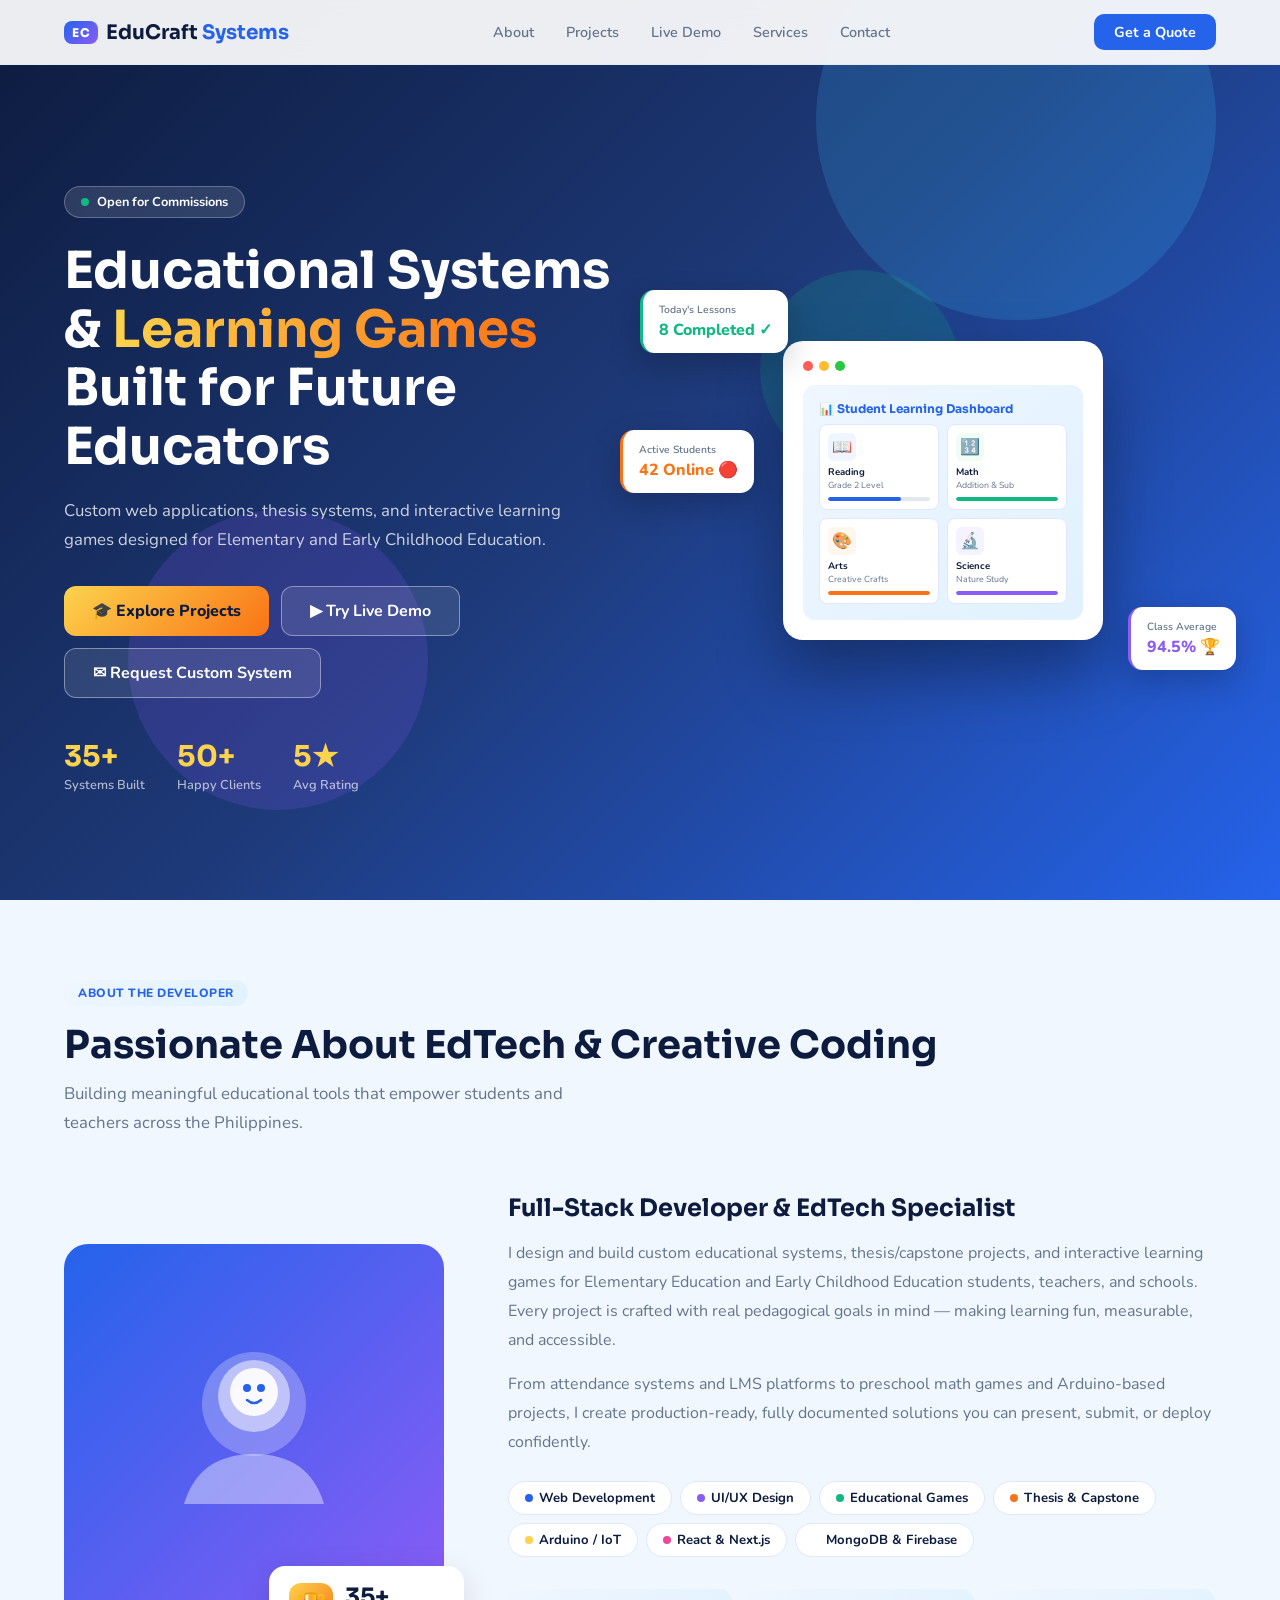
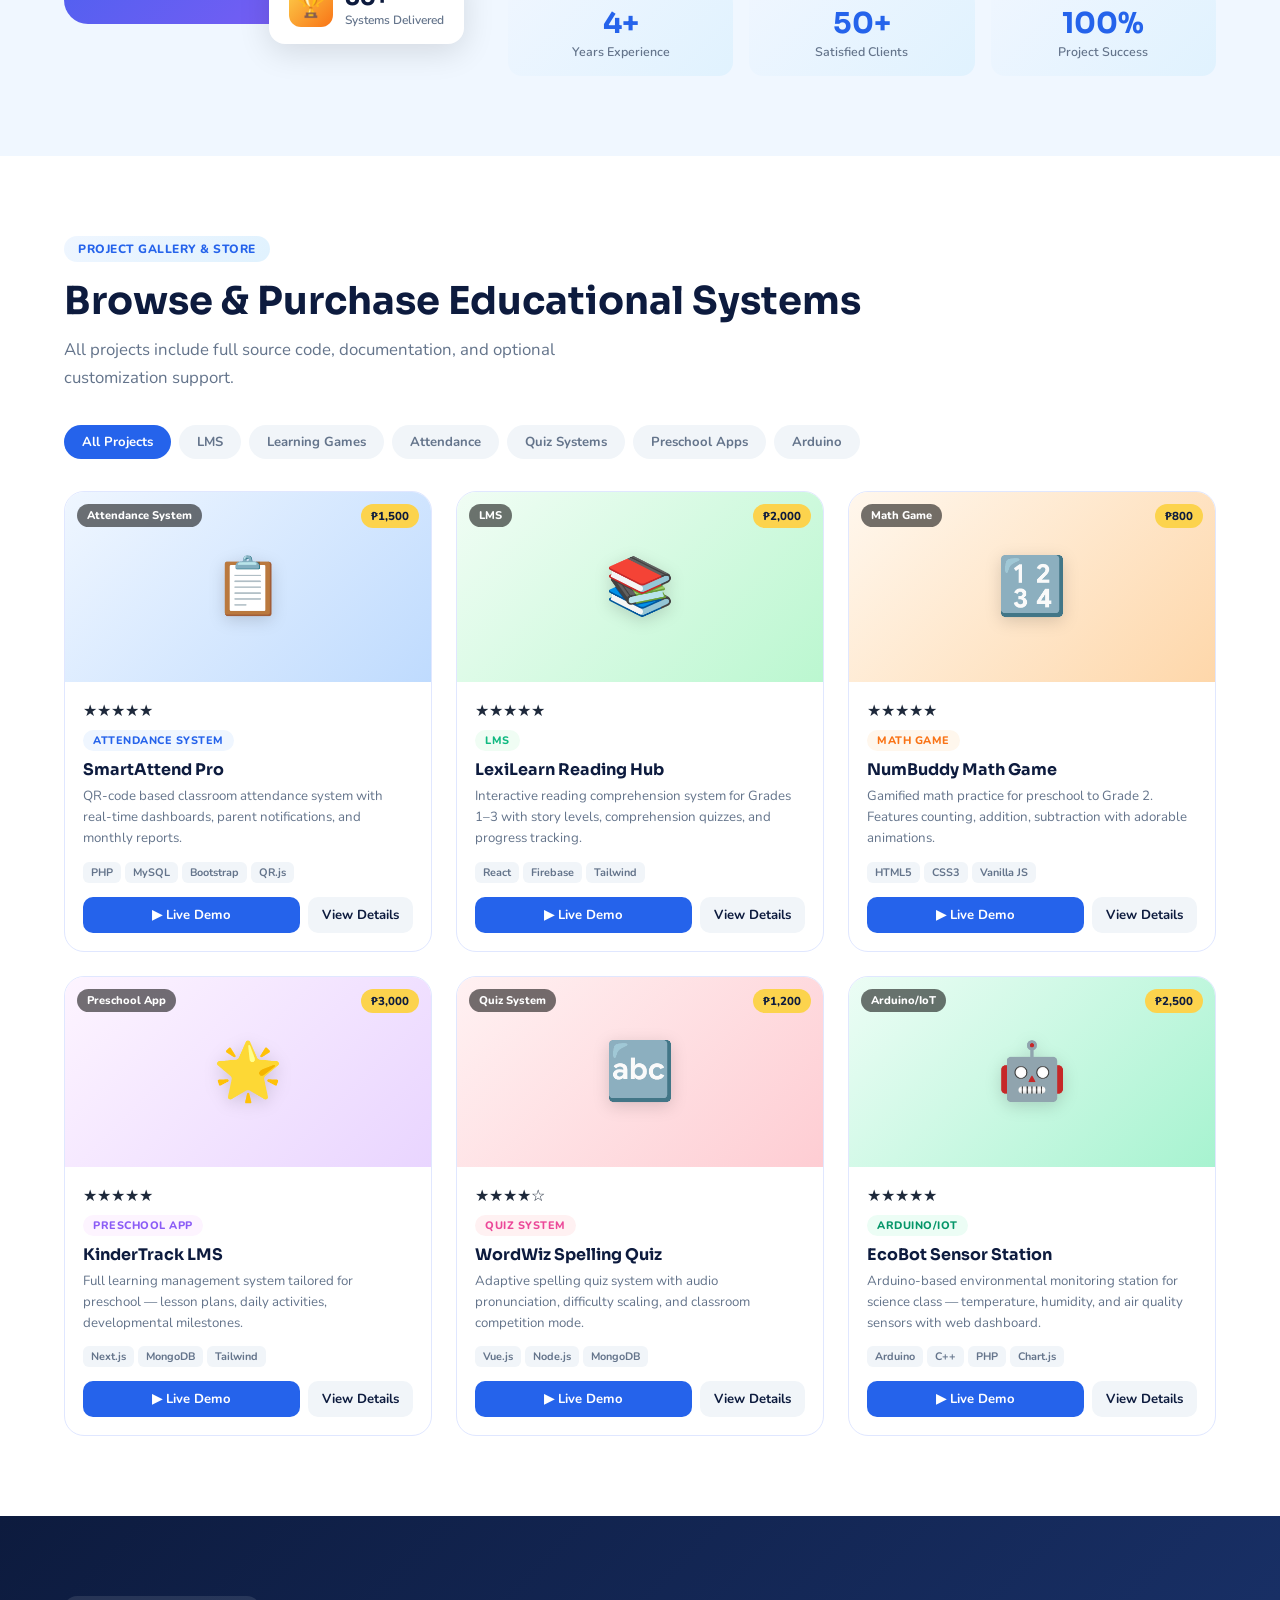
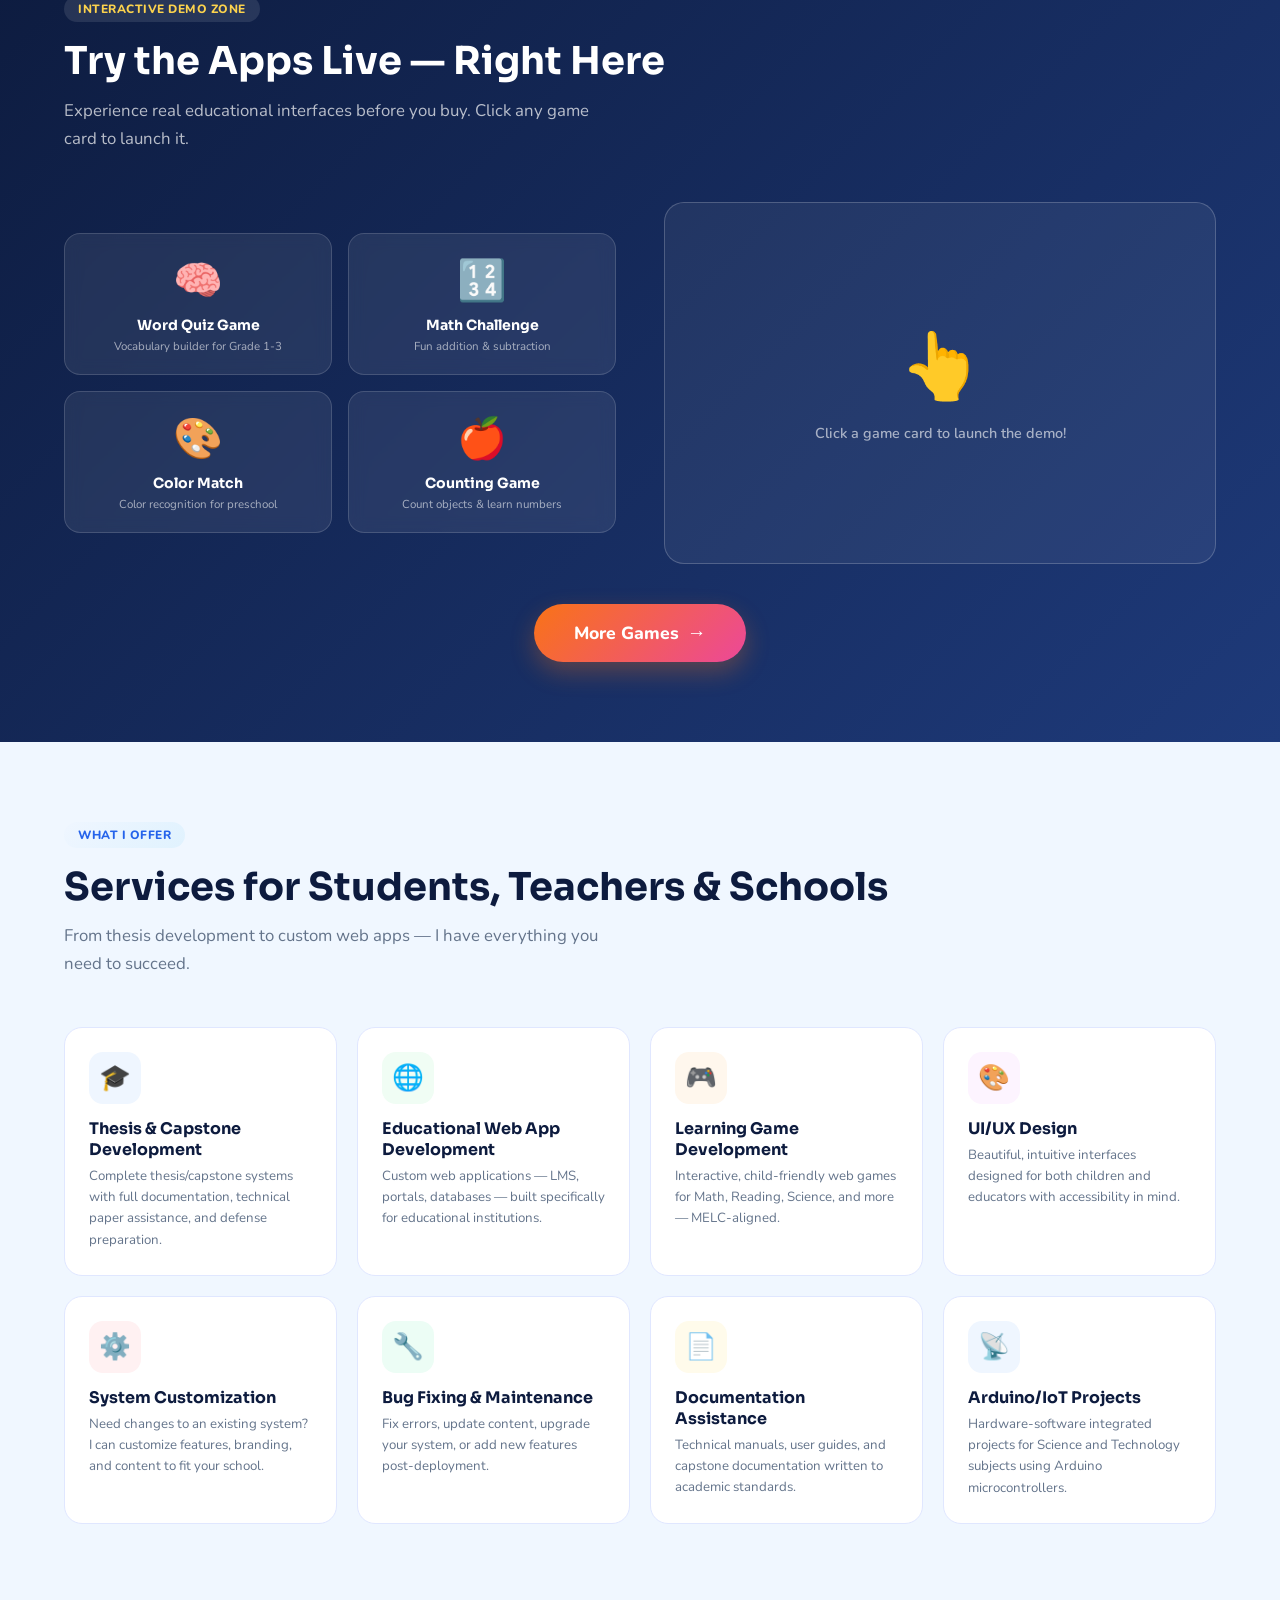
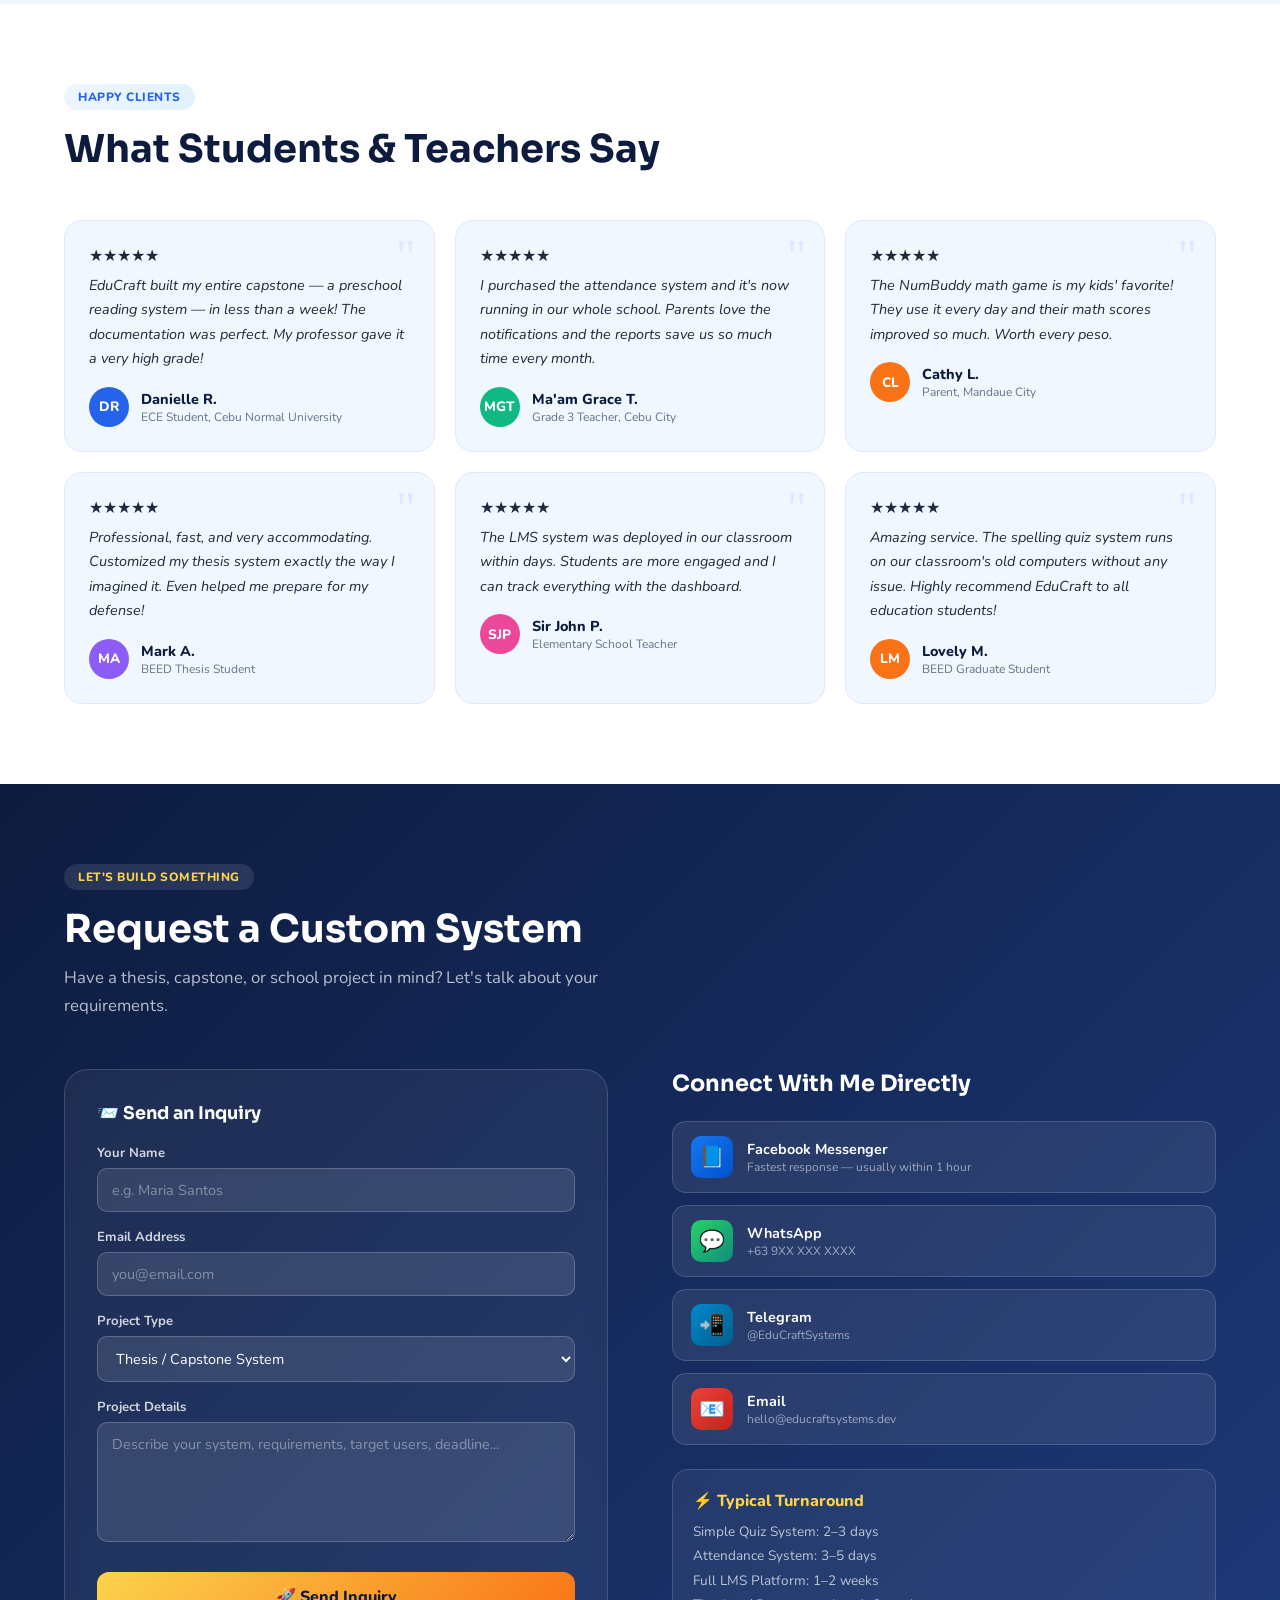
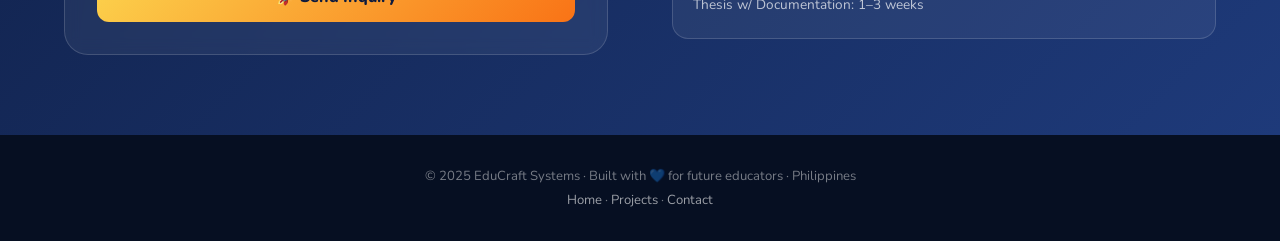
<file: index.html>
<!DOCTYPE html>
<html>
<head>
<meta charset="UTF-8">
<meta name="viewport" content="width=device-width, initial-scale=1.0">
<title>EduCraft Systems</title>
<link href="https://fonts.googleapis.com/css2?family=Nunito:wght@400;600;700;800;900&family=Sora:wght@400;500;600;700&display=swap" rel="stylesheet">
<style>
*{margin:0;padding:0;box-sizing:border-box}
:root{
--ec-navy:#0D1B3E;
--ec-blue:#2563EB;
--ec-sky:#38BDF8;
--ec-mint:#10B981;
--ec-coral:#F97316;
--ec-yellow:#FCD34D;
--ec-purple:#8B5CF6;
--ec-pink:#EC4899;
--ec-bg:#F0F7FF;
--ec-white:#FFFFFF;
--ec-text:#1E293B;
--ec-muted:#64748B;
--r:1rem;
}
html{scroll-behavior:smooth}
body{font-family:'Nunito',sans-serif;background:var(--ec-bg);color:var(--ec-text);overflow-x:hidden}
.sora{font-family:'Sora',sans-serif}

/* NAV */
nav{position:fixed;top:0;left:0;right:0;z-index:100;background:rgba(255,255,255,.92);backdrop-filter:blur(12px);border-bottom:1.5px solid #e2eaf7;padding:0 5vw}
.nav-inner{max-width:1200px;margin:0 auto;display:flex;align-items:center;justify-content:space-between;height:64px}
.logo{font-family:'Sora',sans-serif;font-weight:700;font-size:1.25rem;color:var(--ec-navy);display:flex;align-items:center;gap:8px}
.logo-badge{background:linear-gradient(135deg,var(--ec-blue),var(--ec-purple));color:#fff;border-radius:8px;padding:4px 8px;font-size:.75rem;font-weight:800;letter-spacing:.5px}
.nav-links{display:flex;gap:2rem;list-style:none}
.nav-links a{text-decoration:none;color:var(--ec-muted);font-weight:600;font-size:.9rem;transition:color .2s}
.nav-links a:hover{color:var(--ec-blue)}
.nav-cta{background:var(--ec-blue);color:#fff;border:none;border-radius:10px;padding:8px 20px;font-family:'Nunito',sans-serif;font-weight:700;font-size:.9rem;cursor:pointer;transition:background .2s,transform .15s}
.nav-cta:hover{background:#1d4ed8;transform:translateY(-1px)}

/* HERO */
.hero{min-height:100vh;display:flex;align-items:center;position:relative;overflow:hidden;padding:80px 5vw 0}
.hero-bg{position:absolute;inset:0;background:linear-gradient(135deg,#0D1B3E 0%,#1e3a7a 50%,#2563EB 100%);z-index:0}
.hero-blobs{position:absolute;inset:0;z-index:1;pointer-events:none}
.blob{position:absolute;border-radius:50%;opacity:.18;animation:floatBlob 8s ease-in-out infinite alternate}
.blob1{width:400px;height:400px;background:#38BDF8;top:-80px;right:5%;animation-delay:0s}
.blob2{width:300px;height:300px;background:#8B5CF6;bottom:10%;left:10%;animation-delay:2s}
.blob3{width:200px;height:200px;background:#10B981;top:30%;right:25%;animation-delay:4s}
@keyframes floatBlob{from{transform:translate(0,0) scale(1)}to{transform:translate(30px,20px) scale(1.1)}}
.hero-content{position:relative;z-index:2;max-width:1200px;margin:0 auto;width:100%;display:grid;grid-template-columns:1fr 1fr;gap:60px;align-items:center}
.hero-text{}
.hero-badge{display:inline-flex;align-items:center;gap:8px;background:rgba(255,255,255,.12);border:1px solid rgba(255,255,255,.25);border-radius:50px;padding:6px 16px;color:#fff;font-size:.8rem;font-weight:700;margin-bottom:1.5rem;backdrop-filter:blur(8px)}
.hero-badge span{width:8px;height:8px;border-radius:50%;background:#10B981;display:inline-block;animation:pulse 1.5s ease-in-out infinite}
@keyframes pulse{0%,100%{opacity:1;transform:scale(1)}50%{opacity:.6;transform:scale(.8)}}
.hero h1{font-family:'Sora',sans-serif;font-size:clamp(2rem,4vw,3.2rem);font-weight:700;color:#fff;line-height:1.15;margin-bottom:1.25rem}
.hero h1 .accent{background:linear-gradient(90deg,#FCD34D,#F97316);-webkit-background-clip:text;-webkit-text-fill-color:transparent;background-clip:text}
.hero-sub{color:rgba(255,255,255,.78);font-size:1.05rem;line-height:1.7;margin-bottom:2rem;max-width:520px}
.hero-btns{display:flex;gap:12px;flex-wrap:wrap}
.btn-primary{background:linear-gradient(135deg,#FCD34D,#F97316);color:#0D1B3E;border:none;border-radius:12px;padding:14px 28px;font-family:'Nunito',sans-serif;font-weight:800;font-size:1rem;cursor:pointer;transition:transform .2s,box-shadow .2s;text-decoration:none;display:inline-block}
.btn-primary:hover{transform:translateY(-2px);box-shadow:0 8px 24px rgba(249,115,22,.4)}
.btn-outline{background:rgba(255,255,255,.1);color:#fff;border:1.5px solid rgba(255,255,255,.4);border-radius:12px;padding:13px 28px;font-family:'Nunito',sans-serif;font-weight:700;font-size:1rem;cursor:pointer;transition:all .2s;text-decoration:none;display:inline-block;backdrop-filter:blur(8px)}
.btn-outline:hover{background:rgba(255,255,255,.2);border-color:rgba(255,255,255,.7)}
.hero-stats{display:flex;gap:2rem;margin-top:2.5rem}
.stat{text-align:left}
.stat-num{font-family:'Sora',sans-serif;font-size:1.8rem;font-weight:700;color:#FCD34D}
.stat-label{color:rgba(255,255,255,.65);font-size:.8rem;font-weight:600;margin-top:2px}

/* FLOATING CARDS */
.hero-visual{position:relative;height:480px;display:flex;align-items:center;justify-content:center}
.mockup-main{background:#fff;border-radius:20px;padding:20px;box-shadow:0 32px 64px rgba(0,0,0,.35);width:320px;position:relative;z-index:3;animation:floatCard 6s ease-in-out infinite alternate}
@keyframes floatCard{from{transform:translateY(0)}to{transform:translateY(-12px)}}
.mockup-bar{display:flex;gap:6px;margin-bottom:14px}
.mockup-dot{width:10px;height:10px;border-radius:50%}
.mockup-screen{background:linear-gradient(135deg,#EFF6FF,#E0F2FE);border-radius:12px;padding:16px;min-height:180px}
.mockup-title{font-family:'Sora',sans-serif;font-size:.75rem;font-weight:700;color:var(--ec-blue);margin-bottom:8px}
.mockup-grid{display:grid;grid-template-columns:1fr 1fr;gap:8px}
.mockup-card{background:#fff;border-radius:8px;padding:8px;border:1px solid #E0E7FF}
.mockup-icon{width:28px;height:28px;border-radius:6px;margin-bottom:4px}
.mockup-label{font-size:.6rem;font-weight:700;color:var(--ec-navy)}
.mockup-sub{font-size:.55rem;color:var(--ec-muted);margin-top:1px}
.mockup-progress{height:4px;background:#E2E8F0;border-radius:4px;margin-top:6px;overflow:hidden}
.mockup-fill{height:100%;border-radius:4px;animation:fillAnim 2s ease-in-out infinite alternate}
@keyframes fillAnim{from{width:30%}to{width:90%}}

.float-card{position:absolute;background:#fff;border-radius:14px;padding:12px 16px;box-shadow:0 12px 32px rgba(0,0,0,.2);font-size:.75rem;font-weight:700;z-index:4}
.fc1{top:40px;left:-30px;animation:fc1anim 5s ease-in-out infinite alternate;color:var(--ec-mint);border-left:3px solid var(--ec-mint)}
.fc2{bottom:60px;right:-20px;animation:fc2anim 6s ease-in-out infinite alternate;color:var(--ec-purple);border-left:3px solid var(--ec-purple)}
.fc3{top:180px;left:-50px;animation:fc3anim 7s ease-in-out infinite alternate;color:var(--ec-coral);border-left:3px solid var(--ec-coral)}
@keyframes fc1anim{from{transform:translate(0,0)}to{transform:translate(8px,-8px)}}
@keyframes fc2anim{from{transform:translate(0,0)}to{transform:translate(-6px,10px)}}
@keyframes fc3anim{from{transform:translate(0,0)}to{transform:translate(10px,6px)}}
.fc-label{color:var(--ec-muted);font-weight:600;font-size:.65rem;margin-bottom:2px}
.fc-value{font-size:1rem;font-weight:800}

/* SECTIONS */
section{padding:80px 5vw}
.section-inner{max-width:1200px;margin:0 auto}
.section-tag{display:inline-block;background:linear-gradient(135deg,#EFF6FF,#E0F2FE);color:var(--ec-blue);font-size:.75rem;font-weight:800;letter-spacing:.5px;text-transform:uppercase;padding:5px 14px;border-radius:50px;margin-bottom:1rem}
.section-title{font-family:'Sora',sans-serif;font-size:clamp(1.6rem,3vw,2.4rem);font-weight:700;color:var(--ec-navy);line-height:1.2;margin-bottom:.75rem}
.section-sub{color:var(--ec-muted);font-size:1.05rem;max-width:560px;line-height:1.7}

/* ABOUT */
.about-grid{display:grid;grid-template-columns:380px 1fr;gap:64px;align-items:center;margin-top:56px}
.about-photo-wrap{position:relative}
.about-photo{width:100%;aspect-ratio:1;border-radius:24px;background:linear-gradient(135deg,#2563EB,#8B5CF6);display:flex;align-items:center;justify-content:center;overflow:hidden}
.avatar-svg{width:220px;height:220px}
.about-badge-wrap{position:absolute;bottom:-20px;right:-20px;background:#fff;border-radius:16px;padding:16px 20px;box-shadow:0 8px 32px rgba(0,0,0,.12);display:flex;align-items:center;gap:12px}
.about-badge-icon{width:44px;height:44px;background:linear-gradient(135deg,#FCD34D,#F97316);border-radius:12px;display:flex;align-items:center;justify-content:center;font-size:1.5rem}
.about-badge-text{}
.about-badge-num{font-family:'Sora',sans-serif;font-size:1.5rem;font-weight:700;color:var(--ec-navy)}
.about-badge-label{font-size:.75rem;color:var(--ec-muted);font-weight:600}
.about-skills{display:flex;flex-wrap:wrap;gap:8px;margin-top:1.5rem}
.skill-pill{background:#fff;border:1.5px solid #E0E7FF;border-radius:50px;padding:7px 16px;font-size:.82rem;font-weight:700;color:var(--ec-navy);display:flex;align-items:center;gap:6px}
.skill-dot{width:8px;height:8px;border-radius:50%}
.about-stats-row{display:grid;grid-template-columns:repeat(3,1fr);gap:16px;margin-top:2rem}
.about-stat-card{background:linear-gradient(135deg,#EFF6FF,#E0F2FE);border-radius:14px;padding:16px;text-align:center}
.about-stat-num{font-family:'Sora',sans-serif;font-size:1.8rem;font-weight:700;color:var(--ec-blue)}
.about-stat-label{font-size:.78rem;color:var(--ec-muted);font-weight:600;margin-top:2px}

/* GALLERY */
.gallery-section{background:#fff}
.filter-bar{display:flex;gap:8px;flex-wrap:wrap;margin:2rem 0}
.filter-btn{background:#F1F5F9;border:none;border-radius:50px;padding:8px 18px;font-family:'Nunito',sans-serif;font-weight:700;font-size:.82rem;color:var(--ec-muted);cursor:pointer;transition:all .2s}
.filter-btn.active,.filter-btn:hover{background:var(--ec-blue);color:#fff}
.projects-grid{display:grid;grid-template-columns:repeat(auto-fill,minmax(320px,1fr));gap:24px}
.project-card{background:#fff;border-radius:20px;border:1.5px solid #E0E7FF;overflow:hidden;transition:transform .25s,box-shadow .25s;cursor:pointer}
.project-card:hover{transform:translateY(-6px);box-shadow:0 24px 48px rgba(37,99,235,.12)}
.project-thumb{height:190px;display:flex;align-items:center;justify-content:center;font-size:3.5rem;position:relative;overflow:hidden}
.project-thumb-label{position:absolute;top:12px;left:12px;background:rgba(0,0,0,.55);color:#fff;font-size:.7rem;font-weight:800;padding:4px 10px;border-radius:50px;backdrop-filter:blur(4px)}
.project-thumb-price{position:absolute;top:12px;right:12px;background:#FCD34D;color:#0D1B3E;font-size:.72rem;font-weight:800;padding:4px 10px;border-radius:50px}
.project-body{padding:18px}
.project-cat{display:inline-block;font-size:.68rem;font-weight:800;text-transform:uppercase;letter-spacing:.5px;padding:3px 10px;border-radius:50px;margin-bottom:8px}
.project-title{font-family:'Sora',sans-serif;font-size:1rem;font-weight:700;color:var(--ec-navy);margin-bottom:6px}
.project-desc{font-size:.83rem;color:var(--ec-muted);line-height:1.6;margin-bottom:12px}
.project-tags{display:flex;flex-wrap:wrap;gap:4px;margin-bottom:14px}
.tech-tag{background:#F1F5F9;color:var(--ec-muted);font-size:.68rem;font-weight:700;padding:3px 8px;border-radius:6px}
.project-footer{display:flex;gap:8px}
.btn-demo{flex:1;background:var(--ec-blue);color:#fff;border:none;border-radius:10px;padding:9px;font-family:'Nunito',sans-serif;font-weight:700;font-size:.82rem;cursor:pointer;transition:background .2s}
.btn-demo:hover{background:#1d4ed8}
.btn-details{background:#F1F5F9;color:var(--ec-navy);border:none;border-radius:10px;padding:9px 14px;font-family:'Nunito',sans-serif;font-weight:700;font-size:.82rem;cursor:pointer;transition:background .2s}
.btn-details:hover{background:#E0E7FF}
.stars{display:flex;gap:2px;margin-bottom:6px}
.star{color:#FCD34D;font-size:.85rem}

/* SERVICES */
.services-grid{display:grid;grid-template-columns:repeat(auto-fill,minmax(240px,1fr));gap:20px;margin-top:48px}
.service-card{background:#fff;border-radius:18px;padding:24px;border:1.5px solid #E0E7FF;transition:transform .2s,box-shadow .2s}
.service-card:hover{transform:translateY(-4px);box-shadow:0 16px 40px rgba(37,99,235,.1)}
.service-icon{width:52px;height:52px;border-radius:14px;display:flex;align-items:center;justify-content:center;font-size:1.6rem;margin-bottom:14px}
.service-title{font-family:'Sora',sans-serif;font-size:1rem;font-weight:700;color:var(--ec-navy);margin-bottom:6px}
.service-desc{font-size:.83rem;color:var(--ec-muted);line-height:1.6}

/* DEMO */
.demo-section{background:linear-gradient(135deg,#0D1B3E,#1e3a7a)}
.demo-grid{display:grid;grid-template-columns:1fr 1fr;gap:48px;align-items:center;margin-top:48px}
.demo-games{display:grid;grid-template-columns:1fr 1fr;gap:16px}
.demo-game-card{background:rgba(255,255,255,.08);border:1px solid rgba(255,255,255,.15);border-radius:16px;padding:20px;cursor:pointer;transition:all .2s;text-align:center;backdrop-filter:blur(8px)}
.demo-game-card:hover{background:rgba(255,255,255,.15);transform:translateY(-3px)}
.demo-game-icon{font-size:2.5rem;display:block;margin-bottom:8px}
.demo-game-title{font-family:'Sora',sans-serif;font-size:.88rem;font-weight:700;color:#fff;margin-bottom:4px}
.demo-game-desc{font-size:.72rem;color:rgba(255,255,255,.6)}
.demo-frame{background:rgba(255,255,255,.06);border:1.5px solid rgba(255,255,255,.2);border-radius:20px;overflow:hidden;min-height:360px;display:flex;align-items:center;justify-content:center;flex-direction:column}
#demo-container{width:100%;min-height:360px;display:flex;align-items:center;justify-content:center;padding:20px}
.demo-placeholder{text-align:center}
.demo-placeholder-icon{font-size:4rem;display:block;margin-bottom:12px}
.demo-placeholder-text{color:rgba(255,255,255,.6);font-size:.9rem;font-weight:600}
.more-btn {
    display: inline-flex;
    align-items: center;
    background: linear-gradient(135deg, #F97316, #EC4899);
    color: white;
    font-family: 'Nunito', sans-serif;
    font-weight: 800;
    font-size: 1.1rem;
    padding: 16px 40px;
    border-radius: 50px;
    text-decoration: none;
    box-shadow: 0 10px 25px rgba(249, 115, 22, 0.3);
    transition: all 0.3s ease;
}

.more-btn:hover {
    transform: translateY(-4px);
    box-shadow: 0 15px 30px rgba(236, 72, 153, 0.4);
    color: white;
}
/* QUIZ GAME */
.quiz-game{width:100%;color:#fff;text-align:center}
.quiz-q{font-family:'Sora',sans-serif;font-size:1rem;font-weight:700;margin-bottom:20px;line-height:1.5;color:#FCD34D}
.quiz-opts{display:grid;grid-template-columns:1fr 1fr;gap:10px;max-width:360px;margin:0 auto 16px}
.quiz-opt{background:rgba(255,255,255,.1);border:1.5px solid rgba(255,255,255,.2);border-radius:12px;padding:12px;color:#fff;font-family:'Nunito',sans-serif;font-weight:700;font-size:.85rem;cursor:pointer;transition:all .2s}
.quiz-opt:hover{background:rgba(255,255,255,.25)}
.quiz-opt.correct{background:rgba(16,185,129,.3);border-color:#10B981}
.quiz-opt.wrong{background:rgba(239,68,68,.3);border-color:#EF4444}
.quiz-score{font-size:.85rem;color:rgba(255,255,255,.6);margin-top:8px}
.quiz-progress{background:rgba(255,255,255,.15);height:5px;border-radius:4px;width:100%;margin-bottom:16px;overflow:hidden}
.quiz-prog-fill{height:100%;background:#FCD34D;border-radius:4px;transition:width .4s}

/* TESTIMONIALS */
.testimonials-section{background:#fff}
.testimonials-grid{display:grid;grid-template-columns:repeat(auto-fill,minmax(300px,1fr));gap:20px;margin-top:48px}
.testi-card{background:var(--ec-bg);border-radius:18px;padding:24px;border:1.5px solid #E0E7FF;position:relative}
.testi-quote{font-size:3rem;color:#E0E7FF;position:absolute;top:12px;right:18px;font-family:serif;line-height:1}
.testi-text{font-size:.9rem;color:var(--ec-text);line-height:1.7;margin-bottom:16px;font-style:italic}
.testi-author{display:flex;align-items:center;gap:12px}
.testi-avatar{width:40px;height:40px;border-radius:50%;display:flex;align-items:center;justify-content:center;font-weight:800;font-size:.85rem;color:#fff;flex-shrink:0}
.testi-name{font-weight:800;font-size:.9rem;color:var(--ec-navy)}
.testi-role{font-size:.75rem;color:var(--ec-muted)}

/* CONTACT */
.contact-section{background:linear-gradient(135deg,#0D1B3E,#1e3a7a);padding:80px 5vw}
.contact-grid{display:grid;grid-template-columns:1fr 1fr;gap:64px;align-items:start;margin-top:48px}
.contact-form{background:rgba(255,255,255,.06);border:1.5px solid rgba(255,255,255,.15);border-radius:24px;padding:32px;backdrop-filter:blur(8px)}
.form-row{margin-bottom:16px}
.form-label{display:block;color:rgba(255,255,255,.8);font-size:.82rem;font-weight:700;margin-bottom:6px}
.form-input,.form-select,.form-textarea{width:100%;background:rgba(255,255,255,.1);border:1px solid rgba(255,255,255,.2);border-radius:10px;padding:11px 14px;color:#fff;font-family:'Nunito',sans-serif;font-size:.9rem;transition:border-color .2s;outline:none}
.form-input:focus,.form-select:focus,.form-textarea:focus{border-color:var(--ec-sky)}
.form-input::placeholder,.form-textarea::placeholder{color:rgba(255,255,255,.4)}
.form-select option{background:#1e3a7a}
.form-textarea{resize:vertical;min-height:120px}
.btn-send{width:100%;background:linear-gradient(135deg,#FCD34D,#F97316);color:#0D1B3E;border:none;border-radius:12px;padding:14px;font-family:'Nunito',sans-serif;font-weight:800;font-size:1rem;cursor:pointer;transition:transform .2s,box-shadow .2s;margin-top:8px}
.btn-send:hover{transform:translateY(-2px);box-shadow:0 8px 24px rgba(249,115,22,.4)}
.contact-info h3{font-family:'Sora',sans-serif;font-size:1.4rem;font-weight:700;color:#fff;margin-bottom:1.5rem}
.contact-links{display:flex;flex-direction:column;gap:12px}
.contact-link{display:flex;align-items:center;gap:14px;background:rgba(255,255,255,.08);border:1px solid rgba(255,255,255,.15);border-radius:14px;padding:14px 18px;text-decoration:none;transition:background .2s}
.contact-link:hover{background:rgba(255,255,255,.16)}
.contact-link-icon{width:42px;height:42px;border-radius:10px;display:flex;align-items:center;justify-content:center;font-size:1.3rem;flex-shrink:0}
.contact-link-text{color:#fff;font-weight:700;font-size:.9rem}
.contact-link-sub{color:rgba(255,255,255,.55);font-size:.75rem}

/* FOOTER */
footer{background:#060f22;padding:32px 5vw;text-align:center;color:rgba(255,255,255,.45);font-size:.82rem}
footer a{color:rgba(255,255,255,.6);text-decoration:none}

/* MODAL */
.modal-overlay{position:fixed;inset:0;background:rgba(0,0,0,.65);z-index:200;display:none;align-items:center;justify-content:center;padding:20px;backdrop-filter:blur(4px)}
.modal-overlay.open{display:flex}
.modal-box{background:#fff;border-radius:24px;max-width:700px;width:100%;max-height:90vh;overflow-y:auto;position:relative}
.modal-close{position:absolute;top:16px;right:16px;background:#F1F5F9;border:none;border-radius:8px;width:36px;height:36px;cursor:pointer;font-size:1.2rem;display:flex;align-items:center;justify-content:center;z-index:10}
.modal-header{height:220px;display:flex;align-items:center;justify-content:center;font-size:4rem;border-radius:24px 24px 0 0;position:relative;overflow:hidden}
.modal-body{padding:28px}
.modal-title{font-family:'Sora',sans-serif;font-size:1.5rem;font-weight:700;color:var(--ec-navy);margin-bottom:8px}
.modal-desc{color:var(--ec-muted);font-size:.9rem;line-height:1.7;margin-bottom:20px}
.modal-feature-list{display:grid;grid-template-columns:1fr 1fr;gap:8px;margin-bottom:20px}
.modal-feature{display:flex;align-items:center;gap:8px;font-size:.85rem;color:var(--ec-text)}
.modal-feature::before{content:'✓';color:var(--ec-mint);font-weight:800;flex-shrink:0}
.pricing-cards{display:grid;grid-template-columns:repeat(3,1fr);gap:12px;margin-bottom:20px}
.pricing-card{border:1.5px solid #E0E7FF;border-radius:14px;padding:16px;text-align:center;cursor:pointer;transition:all .2s}
.pricing-card.featured{border-color:var(--ec-blue);background:#EFF6FF}
.pricing-card .p-label{font-size:.72rem;font-weight:800;text-transform:uppercase;color:var(--ec-muted);margin-bottom:6px}
.pricing-card .p-price{font-family:'Sora',sans-serif;font-size:1.3rem;font-weight:700;color:var(--ec-navy)}
.pricing-card .p-what{font-size:.72rem;color:var(--ec-muted);margin-top:4px}
.modal-footer{display:flex;gap:10px}

/* ANIMATIONS */
@keyframes fadeInUp{from{opacity:0;transform:translateY(30px)}to{opacity:1;transform:translateY(0)}}
.fade-in{opacity:0;animation:fadeInUp .7s ease forwards}
.fade-in-1{animation-delay:.1s}
.fade-in-2{animation-delay:.25s}
.fade-in-3{animation-delay:.4s}
.fade-in-4{animation-delay:.55s}
.fade-in-5{animation-delay:.7s}

/* TOAST */
.toast{position:fixed;bottom:24px;right:24px;background:var(--ec-mint);color:#fff;font-weight:700;font-size:.9rem;padding:12px 24px;border-radius:12px;z-index:300;transform:translateY(80px);opacity:0;transition:all .3s;pointer-events:none}
.toast.show{transform:translateY(0);opacity:1}

@media(max-width:900px){
.hero-content,.about-grid,.contact-grid,.demo-grid{grid-template-columns:1fr}
.hero-visual{display:none}
.about-badge-wrap{right:0}
}
</style>
</head>
<body>

<!-- NAV -->
<nav>
<div class="nav-inner">
<div class="logo">
<div class="logo-badge">EC</div>
<span>EduCraft <span style="color:var(--ec-blue)">Systems</span></span>
</div>
<ul class="nav-links">
<li><a href="#about">About</a></li>
<li><a href="#projects">Projects</a></li>
<li><a href="#demo">Live Demo</a></li>
<li><a href="#services">Services</a></li>
<li><a href="#contact">Contact</a></li>
</ul>
<button class="nav-cta" onclick="scrollTo('#contact')">Get a Quote</button>
</div>
</nav>

<!-- HERO -->
<section class="hero" id="home">
<div class="hero-bg"></div>
<div class="hero-blobs">
<div class="blob blob1"></div>
<div class="blob blob2"></div>
<div class="blob blob3"></div>
</div>
<div class="hero-content">
<div class="hero-text fade-in fade-in-1">
<div class="hero-badge"><span></span> Open for Commissions</div>
<h1 class="sora">Educational Systems & <span class="accent">Learning Games</span> Built for Future Educators</h1>
<p class="hero-sub">Custom web applications, thesis systems, and interactive learning games designed for Elementary and Early Childhood Education.</p>
<div class="hero-btns">
<a href="#projects" class="btn-primary">🎓 Explore Projects</a>
<a href="#demo" class="btn-outline">▶ Try Live Demo</a>
<a href="#contact" class="btn-outline">✉ Request Custom System</a>
</div>
<div class="hero-stats">
<div class="stat"><div class="stat-num">35+</div><div class="stat-label">Systems Built</div></div>
<div class="stat"><div class="stat-num">50+</div><div class="stat-label">Happy Clients</div></div>
<div class="stat"><div class="stat-num">5★</div><div class="stat-label">Avg Rating</div></div>
</div>
</div>
<div class="hero-visual fade-in fade-in-3">
<div class="mockup-main">
<div class="mockup-bar"><div class="mockup-dot" style="background:#FF5F57"></div><div class="mockup-dot" style="background:#FFBD2E"></div><div class="mockup-dot" style="background:#28C840"></div></div>
<div class="mockup-screen">
<div class="mockup-title">📊 Student Learning Dashboard</div>
<div class="mockup-grid">
<div class="mockup-card"><div class="mockup-icon" style="background:#EFF6FF;border-radius:6px;display:flex;align-items:center;justify-content:center">📖</div><div class="mockup-label">Reading</div><div class="mockup-sub">Grade 2 Level</div><div class="mockup-progress"><div class="mockup-fill" style="background:var(--ec-blue);width:72%"></div></div></div>
<div class="mockup-card"><div class="mockup-icon" style="background:#F0FDF4;border-radius:6px;display:flex;align-items:center;justify-content:center">🔢</div><div class="mockup-label">Math</div><div class="mockup-sub">Addition & Sub</div><div class="mockup-progress"><div class="mockup-fill" style="background:var(--ec-mint);animation-delay:.5s"></div></div></div>
<div class="mockup-card"><div class="mockup-icon" style="background:#FFF7ED;border-radius:6px;display:flex;align-items:center;justify-content:center">🎨</div><div class="mockup-label">Arts</div><div class="mockup-sub">Creative Crafts</div><div class="mockup-progress"><div class="mockup-fill" style="background:var(--ec-coral)"></div></div></div>
<div class="mockup-card"><div class="mockup-icon" style="background:#F5F3FF;border-radius:6px;display:flex;align-items:center;justify-content:center">🔬</div><div class="mockup-label">Science</div><div class="mockup-sub">Nature Study</div><div class="mockup-progress"><div class="mockup-fill" style="background:var(--ec-purple)"></div></div></div>
</div>
</div>
</div>
<div class="float-card fc1"><div class="fc-label">Today's Lessons</div><div class="fc-value" style="color:var(--ec-mint)">8 Completed ✓</div></div>
<div class="float-card fc2"><div class="fc-label">Class Average</div><div class="fc-value" style="color:var(--ec-purple)">94.5% 🏆</div></div>
<div class="float-card fc3"><div class="fc-label">Active Students</div><div class="fc-value" style="color:var(--ec-coral)">42 Online 🔴</div></div>
</div>
</div>
</section>

<!-- ABOUT -->
<section id="about">
<div class="section-inner">
<div class="section-tag">About the Developer</div>
<h2 class="section-title">Passionate About EdTech & Creative Coding</h2>
<p class="section-sub">Building meaningful educational tools that empower students and teachers across the Philippines.</p>
<div class="about-grid">
<div class="about-photo-wrap">
<div class="about-photo">
<svg class="avatar-svg" viewBox="0 0 220 220" fill="none">
<circle cx="110" cy="80" r="52" fill="rgba(255,255,255,0.25)"/>
<circle cx="110" cy="72" r="36" fill="rgba(255,255,255,0.5)"/>
<path d="M40 180 Q55 130 110 130 Q165 130 180 180" fill="rgba(255,255,255,0.4)"/>
<circle cx="110" cy="68" r="24" fill="rgba(255,255,255,0.9)"/>
<circle cx="103" cy="64" r="4" fill="#2563EB"/>
<circle cx="117" cy="64" r="4" fill="#2563EB"/>
<path d="M103 76 Q110 82 117 76" stroke="#2563EB" stroke-width="2.5" fill="none" stroke-linecap="round"/>
</svg>
</div>
<div class="about-badge-wrap">
<div class="about-badge-icon">🏆</div>
<div class="about-badge-text"><div class="about-badge-num">35+</div><div class="about-badge-label">Systems Delivered</div></div>
</div>
</div>
<div>
<h3 class="sora" style="font-size:1.5rem;font-weight:700;color:var(--ec-navy);margin-bottom:1rem">Full-Stack Developer & EdTech Specialist</h3>
<p style="color:var(--ec-muted);line-height:1.8;margin-bottom:1rem">I design and build custom educational systems, thesis/capstone projects, and interactive learning games for Elementary Education and Early Childhood Education students, teachers, and schools. Every project is crafted with real pedagogical goals in mind — making learning fun, measurable, and accessible.</p>
<p style="color:var(--ec-muted);line-height:1.8;margin-bottom:1.5rem">From attendance systems and LMS platforms to preschool math games and Arduino-based projects, I create production-ready, fully documented solutions you can present, submit, or deploy confidently.</p>
<div class="about-skills">
<div class="skill-pill"><div class="skill-dot" style="background:var(--ec-blue)"></div>Web Development</div>
<div class="skill-pill"><div class="skill-dot" style="background:var(--ec-purple)"></div>UI/UX Design</div>
<div class="skill-pill"><div class="skill-dot" style="background:var(--ec-mint)"></div>Educational Games</div>
<div class="skill-pill"><div class="skill-dot" style="background:var(--ec-coral)"></div>Thesis & Capstone</div>
<div class="skill-pill"><div class="skill-dot" style="background:var(--ec-yellow)"></div>Arduino / IoT</div>
<div class="skill-pill"><div class="skill-dot" style="background:var(--ec-pink)"></div>React & Next.js</div>
<div class="skill-pill"><div class="skill-dot" style="background:#06b6d4)"></div>MongoDB & Firebase</div>
</div>
<div class="about-stats-row">
<div class="about-stat-card"><div class="about-stat-num">4+</div><div class="about-stat-label">Years Experience</div></div>
<div class="about-stat-card"><div class="about-stat-num">50+</div><div class="about-stat-label">Satisfied Clients</div></div>
<div class="about-stat-card"><div class="about-stat-num">100%</div><div class="about-stat-label">Project Success</div></div>
</div>
</div>
</div>
</div>
</section>

<!-- PROJECTS GALLERY -->
<section id="projects" class="gallery-section">
<div class="section-inner">
<div class="section-tag">Project Gallery & Store</div>
<h2 class="section-title">Browse & Purchase Educational Systems</h2>
<p class="section-sub">All projects include full source code, documentation, and optional customization support.</p>
<div class="filter-bar" id="filterBar">
<button class="filter-btn active" onclick="filterProjects('all',this)">All Projects</button>
<button class="filter-btn" onclick="filterProjects('lms',this)">LMS</button>
<button class="filter-btn" onclick="filterProjects('game',this)">Learning Games</button>
<button class="filter-btn" onclick="filterProjects('attendance',this)">Attendance</button>
<button class="filter-btn" onclick="filterProjects('quiz',this)">Quiz Systems</button>
<button class="filter-btn" onclick="filterProjects('preschool',this)">Preschool Apps</button>
<button class="filter-btn" onclick="filterProjects('arduino',this)">Arduino</button>
</div>
<div class="projects-grid" id="projectsGrid"></div>
</div>
</section>

<!-- DEMO SECTION
<section id="demo" class="demo-section">
<div class="section-inner">
<div class="section-tag" style="background:rgba(255,255,255,.1);color:#FCD34D">Interactive Demo Zone</div>
<h2 class="section-title" style="color:#fff">Try the Apps Live — Right Here</h2>
<p class="section-sub" style="color:rgba(255,255,255,.7)">Experience real educational interfaces before you buy. Click any game or system below to launch it.</p>
<div class="demo-grid">
<div class="demo-games">
<div class="demo-game-card" onclick="launchDemo('quiz')"><span class="demo-game-icon">🧠</span><div class="demo-game-title">Word Quiz Game</div><div class="demo-game-desc">Vocabulary builder for Grade 1-3</div></div>
<div class="demo-game-card" onclick="launchDemo('math')"><span class="demo-game-icon">🔢</span><div class="demo-game-title">Math Challenge</div><div class="demo-game-desc">Fun addition & subtraction</div></div>
<div class="demo-game-card" onclick="launchDemo('color')"><span class="demo-game-icon">🎨</span><div class="demo-game-title">Color Match</div><div class="demo-game-desc">Color recognition for preschool</div></div>
<div class="demo-game-card" onclick="launchDemo('count')"><span class="demo-game-icon">🍎</span><div class="demo-game-title">Counting Game</div><div class="demo-game-desc">Count objects & learn numbers</div></div>
</div>
<div class="demo-frame">
<div id="demo-container">
<div class="demo-placeholder">
<span class="demo-placeholder-icon">👆</span>
<div class="demo-placeholder-text">Click a game card to launch the demo!</div>
</div>
</div>
</div>
</div>
</div>
</section> -->

<!-- DEMO SECTION -->
<section id="demo" class="demo-section">
<div class="section-inner">
    <div class="section-tag" style="background:rgba(255,255,255,.1);color:#FCD34D">Interactive Demo Zone</div>
    <h2 class="section-title" style="color:#fff">Try the Apps Live — Right Here</h2>
    <p class="section-sub" style="color:rgba(255,255,255,.7)">Experience real educational interfaces before you buy. Click any game card to launch it.</p>
    
    <div class="demo-grid">
        <div class="demo-games">
            <div class="demo-game-card" onclick="launchDemo('quiz')"><span class="demo-game-icon">🧠</span><div class="demo-game-title">Word Quiz Game</div><div class="demo-game-desc">Vocabulary builder for Grade 1-3</div></div>
            <div class="demo-game-card" onclick="launchDemo('math')"><span class="demo-game-icon">🔢</span><div class="demo-game-title">Math Challenge</div><div class="demo-game-desc">Fun addition & subtraction</div></div>
            <div class="demo-game-card" onclick="launchDemo('color')"><span class="demo-game-icon">🎨</span><div class="demo-game-title">Color Match</div><div class="demo-game-desc">Color recognition for preschool</div></div>
            <div class="demo-game-card" onclick="launchDemo('count')"><span class="demo-game-icon">🍎</span><div class="demo-game-title">Counting Game</div><div class="demo-game-desc">Count objects & learn numbers</div></div>
        </div>
        
        <div class="demo-frame">
            <div id="demo-container">
                <div class="demo-placeholder">
                    <span class="demo-placeholder-icon">👆</span>
                    <div class="demo-placeholder-text">Click a game card to launch the demo!</div>
                </div>
            </div>
        </div>
    </div>

    <!-- More Button -->
    <div style="text-align: center; margin-top: 40px;">
        <a href="arcade.html" class="more-btn">
            More Games 
            <span style="margin-left: 8px; font-size: 1.2rem;">→</span>
        </a>
    </div>

</div>
</section>

<!-- SERVICES -->
<section id="services">
<div class="section-inner">
<div class="section-tag">What I Offer</div>
<h2 class="section-title">Services for Students, Teachers & Schools</h2>
<p class="section-sub">From thesis development to custom web apps — I have everything you need to succeed.</p>
<div class="services-grid" id="servicesGrid"></div>
</div>
</section>

<!-- TESTIMONIALS -->
<section class="testimonials-section">
<div class="section-inner">
<div class="section-tag">Happy Clients</div>
<h2 class="section-title">What Students & Teachers Say</h2>
<div class="testimonials-grid" id="testimonialsGrid"></div>
</div>
</section>

<!-- CONTACT -->
<section id="contact" class="contact-section">
<div class="section-inner">
<div class="section-tag" style="background:rgba(255,255,255,.1);color:#FCD34D">Let's Build Something</div>
<h2 class="section-title" style="color:#fff">Request a Custom System</h2>
<p class="section-sub" style="color:rgba(255,255,255,.7)">Have a thesis, capstone, or school project in mind? Let's talk about your requirements.</p>
<div class="contact-grid">
<div class="contact-form">
<div style="font-family:'Sora',sans-serif;font-size:1.1rem;font-weight:700;color:#fff;margin-bottom:20px">📨 Send an Inquiry</div>
<div class="form-row"><label class="form-label">Your Name</label><input class="form-input" placeholder="e.g. Maria Santos"></div>
<div class="form-row"><label class="form-label">Email Address</label><input class="form-input" type="email" placeholder="you@email.com"></div>
<div class="form-row"><label class="form-label">Project Type</label>
<select class="form-select">
<option>Thesis / Capstone System</option>
<option>Learning Management System</option>
<option>Educational Web Game</option>
<option>Attendance System</option>
<option>Interactive Quiz System</option>
<option>Arduino-based Project</option>
<option>Custom Web Application</option>
<option>Source Code Purchase</option>
</select></div>
<div class="form-row"><label class="form-label">Project Details</label><textarea class="form-textarea" placeholder="Describe your system, requirements, target users, deadline..."></textarea></div>
<button class="btn-send" onclick="sendInquiry()">🚀 Send Inquiry</button>
</div>
<div class="contact-info">
<h3>Connect With Me Directly</h3>
<div class="contact-links">
<a href="#" class="contact-link"><div class="contact-link-icon" style="background:linear-gradient(135deg,#1877F2,#0052cc)">📘</div><div><div class="contact-link-text">Facebook Messenger</div><div class="contact-link-sub">Fastest response — usually within 1 hour</div></div></a>
<a href="#" class="contact-link"><div class="contact-link-icon" style="background:linear-gradient(135deg,#25D366,#128C7E)">💬</div><div><div class="contact-link-text">WhatsApp</div><div class="contact-link-sub">+63 9XX XXX XXXX</div></div></a>
<a href="#" class="contact-link"><div class="contact-link-icon" style="background:linear-gradient(135deg,#0088cc,#005f8e)">📲</div><div><div class="contact-link-text">Telegram</div><div class="contact-link-sub">@EduCraftSystems</div></div></a>
<a href="mailto:hello@educraftsystems.dev" class="contact-link"><div class="contact-link-icon" style="background:linear-gradient(135deg,#EA4335,#C5221F)">📧</div><div><div class="contact-link-text">Email</div><div class="contact-link-sub">hello@educraftsystems.dev</div></div></a>
</div>
<div style="margin-top:24px;background:rgba(255,255,255,.06);border:1px solid rgba(255,255,255,.15);border-radius:16px;padding:20px">
<div style="font-weight:800;color:#FCD34D;margin-bottom:8px">⚡ Typical Turnaround</div>
<div style="color:rgba(255,255,255,.7);font-size:.85rem;line-height:1.8">
Simple Quiz System: 2–3 days<br>
Attendance System: 3–5 days<br>
Full LMS Platform: 1–2 weeks<br>
Thesis w/ Documentation: 1–3 weeks
</div>
</div>
</div>
</div>
</div>
</section>

<!-- FOOTER -->
<footer>
<p>© 2025 EduCraft Systems · Built with 💙 for future educators · Philippines</p>
<p style="margin-top:6px"><a href="#home">Home</a> · <a href="#projects">Projects</a> · <a href="#contact">Contact</a></p>
</footer>

<!-- PROJECT MODAL -->
<div class="modal-overlay" id="projectModal">
<div class="modal-box">
<button class="modal-close" onclick="closeModal()">✕</button>
<div class="modal-header" id="modalHeader"></div>
<div class="modal-body">
<div class="modal-title" id="modalTitle"></div>
<div class="modal-desc" id="modalDesc"></div>
<div style="font-family:'Sora',sans-serif;font-size:.82rem;font-weight:700;color:var(--ec-navy);margin-bottom:10px;text-transform:uppercase;letter-spacing:.5px">Key Features</div>
<div class="modal-feature-list" id="modalFeatures"></div>
<div style="font-family:'Sora',sans-serif;font-size:.82rem;font-weight:700;color:var(--ec-navy);margin:16px 0 10px;text-transform:uppercase;letter-spacing:.5px">Pricing Packages</div>
<div class="pricing-cards">
<div class="pricing-card"><div class="p-label">Source Code</div><div class="p-price" id="price1"></div><div class="p-what">PHP files + DB<br>+ README</div></div>
<div class="pricing-card featured"><div class="p-label">⭐ Full System</div><div class="p-price" id="price2"></div><div class="p-what">Deployed + setup<br>+ walkthrough</div></div>
<div class="pricing-card"><div class="p-label">Custom Build</div><div class="p-price">Custom</div><div class="p-what">Your specs<br>+ documentation</div></div>
</div>
<div class="modal-footer">
<button class="btn-demo" style="flex:2" onclick="closeModal();document.getElementById('contact').scrollIntoView({behavior:'smooth'})">📨 Request This System</button>
<button class="btn-details" onclick="closeModal()">Close</button>
</div>
</div>
</div>
</div>

<!-- TOAST -->
<div class="toast" id="toast">✅ Inquiry sent! I'll reply within 24 hours.</div>

<script>
const projects=[
{id:1,title:'SmartAttend Pro',desc:'QR-code based classroom attendance system with real-time dashboards, parent notifications, and monthly reports.',cat:'attendance',thumb:'📋',bg:'linear-gradient(135deg,#EFF6FF,#BFDBFE)',catLabel:'Attendance System',catColor:'#2563EB',catBg:'#EFF6FF',tech:['PHP','MySQL','Bootstrap','QR.js'],price1:'₱1,500',price2:'₱2,500',features:['QR Code scanner','Real-time dashboard','Parent SMS alerts','Monthly PDF reports','Export to Excel','Admin panel','Teacher accounts','Mobile responsive'],rating:5},
{id:2,title:'LexiLearn Reading Hub',desc:'Interactive reading comprehension system for Grades 1–3 with story levels, comprehension quizzes, and progress tracking.',cat:'lms',thumb:'📚',bg:'linear-gradient(135deg,#F0FDF4,#BBF7D0)',catLabel:'LMS',catColor:'#10B981',catBg:'#F0FDF4',tech:['React','Firebase','Tailwind'],price1:'₱2,000',price2:'₱3,500',features:['Leveled reading stories','Comprehension quizzes','Audio narration','Progress badges','Teacher dashboard','Parent reports','Story library (50+)','MELC-aligned'],rating:5},
{id:3,title:'NumBuddy Math Game',desc:'Gamified math practice for preschool to Grade 2. Features counting, addition, subtraction with adorable animations.',cat:'game',thumb:'🔢',bg:'linear-gradient(135deg,#FFF7ED,#FED7AA)',catLabel:'Math Game',catColor:'#F97316',catBg:'#FFF7ED',tech:['HTML5','CSS3','Vanilla JS'],price1:'₱800',price2:'₱1,500',features:['3 game modes','Animated characters','Sound effects','Difficulty levels','Score leaderboard','Certificate printing','Teacher mode','Mobile-friendly'],rating:5},
{id:4,title:'KinderTrack LMS',desc:'Full learning management system tailored for preschool — lesson plans, daily activities, developmental milestones.',cat:'preschool',thumb:'🌟',bg:'linear-gradient(135deg,#FDF4FF,#E9D5FF)',catLabel:'Preschool App',catColor:'#8B5CF6',catBg:'#FDF4FF',tech:['Next.js','MongoDB','Tailwind'],price1:'₱3,000',price2:'₱5,000',features:['Daily lesson planner','Milestone tracker','Parent portal','Photo documentation','Developmental reports','Class scheduler','Activity library','Multi-teacher support'],rating:5},
{id:5,title:'WordWiz Spelling Quiz',desc:'Adaptive spelling quiz system with audio pronunciation, difficulty scaling, and classroom competition mode.',cat:'quiz',thumb:'🔤',bg:'linear-gradient(135deg,#FFF1F2,#FECDD3)',catLabel:'Quiz System',catColor:'#EC4899',catBg:'#FFF1F2',tech:['Vue.js','Node.js','MongoDB'],price1:'₱1,200',price2:'₱2,200',features:['Text-to-speech audio','3 difficulty levels','Live class mode','Timer challenges','Auto-grading','Score analytics','Word bank editor','Certificate awards'],rating:4},
{id:6,title:'EcoBot Sensor Station',desc:'Arduino-based environmental monitoring station for science class — temperature, humidity, and air quality sensors with web dashboard.',cat:'arduino',thumb:'🤖',bg:'linear-gradient(135deg,#ECFDF5,#A7F3D0)',catLabel:'Arduino/IoT',catColor:'#059669',catBg:'#ECFDF5',tech:['Arduino','C++','PHP','Chart.js'],price1:'₱2,500',price2:'₱4,000',features:['DHT22 sensor data','Air quality monitor','Web dashboard','Real-time graphs','Data logging','Alert notifications','Student worksheet','Full documentation'],rating:5},
];

const services=[
{icon:'🎓',title:'Thesis & Capstone Development',desc:'Complete thesis/capstone systems with full documentation, technical paper assistance, and defense preparation.',bg:'#EFF6FF'},
{icon:'🌐',title:'Educational Web App Development',desc:'Custom web applications — LMS, portals, databases — built specifically for educational institutions.',bg:'#F0FDF4'},
{icon:'🎮',title:'Learning Game Development',desc:'Interactive, child-friendly web games for Math, Reading, Science, and more — MELC-aligned.',bg:'#FFF7ED'},
{icon:'🎨',title:'UI/UX Design',desc:'Beautiful, intuitive interfaces designed for both children and educators with accessibility in mind.',bg:'#FDF4FF'},
{icon:'⚙️',title:'System Customization',desc:'Need changes to an existing system? I can customize features, branding, and content to fit your school.',bg:'#FFF1F2'},
{icon:'🔧',title:'Bug Fixing & Maintenance',desc:'Fix errors, update content, upgrade your system, or add new features post-deployment.',bg:'#ECFDF5'},
{icon:'📄',title:'Documentation Assistance',desc:'Technical manuals, user guides, and capstone documentation written to academic standards.',bg:'#FFFBEB'},
{icon:'📡',title:'Arduino/IoT Projects',desc:'Hardware-software integrated projects for Science and Technology subjects using Arduino microcontrollers.',bg:'#EFF6FF'},
];

const testimonials=[
{text:'EduCraft built my entire capstone — a preschool reading system — in less than a week! The documentation was perfect. My professor gave it a very high grade!',name:'Danielle R.',role:'ECE Student, Cebu Normal University',color:'#2563EB',stars:5},
{text:'I purchased the attendance system and it\'s now running in our whole school. Parents love the notifications and the reports save us so much time every month.',name:'Ma\'am Grace T.',role:'Grade 3 Teacher, Cebu City',color:'#10B981',stars:5},
{text:'The NumBuddy math game is my kids\' favorite! They use it every day and their math scores improved so much. Worth every peso.',name:'Cathy L.',role:'Parent, Mandaue City',color:'#F97316',stars:5},
{text:'Professional, fast, and very accommodating. Customized my thesis system exactly the way I imagined it. Even helped me prepare for my defense!',name:'Mark A.',role:'BEED Thesis Student',color:'#8B5CF6',stars:5},
{text:'The LMS system was deployed in our classroom within days. Students are more engaged and I can track everything with the dashboard.',name:'Sir John P.',role:'Elementary School Teacher',color:'#EC4899',stars:5},
{text:'Amazing service. The spelling quiz system runs on our classroom\'s old computers without any issue. Highly recommend EduCraft to all education students!',name:'Lovely M.',role:'BEED Graduate Student',color:'#F97316',stars:5},
];

function renderProjects(filter='all'){
const grid=document.getElementById('projectsGrid');
const filtered=filter==='all'?projects:projects.filter(p=>p.cat===filter);
grid.innerHTML=filtered.map(p=>`
<div class="project-card" onclick="openModal(${p.id})">
<div class="project-thumb" style="background:${p.bg}">
<span style="filter:drop-shadow(0 4px 8px rgba(0,0,0,.15))">${p.thumb}</span>
<div class="project-thumb-label">${p.catLabel}</div>
<div class="project-thumb-price">${p.price1}</div>
</div>
<div class="project-body">
<div class="stars">${'★'.repeat(p.rating)}${'☆'.repeat(5-p.rating)}</div>
<div class="project-cat" style="background:${p.catBg};color:${p.catColor}">${p.catLabel}</div>
<div class="project-title">${p.title}</div>
<div class="project-desc">${p.desc}</div>
<div class="project-tags">${p.tech.map(t=>`<span class="tech-tag">${t}</span>`).join('')}</div>
<div class="project-footer">
<button class="btn-demo" onclick="event.stopPropagation();launchDemo('quiz')">▶ Live Demo</button>
<button class="btn-details">View Details</button>
</div>
</div>
</div>`).join('');
}

function filterProjects(cat,btn){
document.querySelectorAll('.filter-btn').forEach(b=>b.classList.remove('active'));
btn.classList.add('active');
renderProjects(cat);
}

function renderServices(){
const grid=document.getElementById('servicesGrid');
grid.innerHTML=services.map(s=>`
<div class="service-card">
<div class="service-icon" style="background:${s.bg}">${s.icon}</div>
<div class="service-title">${s.title}</div>
<div class="service-desc">${s.desc}</div>
</div>`).join('');
}

function renderTestimonials(){
const grid=document.getElementById('testimonialsGrid');
grid.innerHTML=testimonials.map(t=>`
<div class="testi-card">
<div class="testi-quote">"</div>
<div class="stars">${'★'.repeat(t.stars)}</div>
<div class="testi-text">${t.text}</div>
<div class="testi-author">
<div class="testi-avatar" style="background:${t.color}">${t.name.split(' ').map(n=>n[0]).join('')}</div>
<div><div class="testi-name">${t.name}</div><div class="testi-role">${t.role}</div></div>
</div>
</div>`).join('');
}

function openModal(id){
const p=projects.find(x=>x.id===id);
document.getElementById('modalHeader').style.background=p.bg;
document.getElementById('modalHeader').innerHTML=`<span style="font-size:4rem;filter:drop-shadow(0 4px 12px rgba(0,0,0,.2))">${p.thumb}</span>`;
document.getElementById('modalTitle').textContent=p.title;
document.getElementById('modalDesc').textContent=p.desc;
document.getElementById('modalFeatures').innerHTML=p.features.map(f=>`<div class="modal-feature">${f}</div>`).join('');
document.getElementById('price1').textContent=p.price1;
document.getElementById('price2').textContent=p.price2;
document.getElementById('projectModal').classList.add('open');
document.body.style.overflow='hidden';
}
function closeModal(){document.getElementById('projectModal').classList.remove('open');document.body.style.overflow='';}
document.getElementById('projectModal').addEventListener('click',function(e){if(e.target===this)closeModal()});

/* DEMO GAMES */
const quizData=[
{q:'What is the capital of the Philippines?',opts:['Cebu','Manila','Davao','Iloilo'],ans:1},
{q:'How many vowels are in the English alphabet?',opts:['3','4','5','6'],ans:2},
{q:'What color do you get when you mix red and blue?',opts:['Green','Orange','Purple','Brown'],ans:2},
{q:'How many legs does a spider have?',opts:['4','6','8','10'],ans:2},
{q:'Which planet is closest to the Sun?',opts:['Earth','Venus','Mercury','Mars'],ans:2},
];
let quizIdx=0,quizScore=0;

function launchDemo(type){
const c=document.getElementById('demo-container');
if(type==='quiz'){
quizIdx=0;quizScore=0;
renderQuiz(c);
}else if(type==='math'){
renderMath(c);
}else if(type==='color'){
renderColor(c);
}else if(type==='count'){
renderCount(c);
}
}

function renderQuiz(c){
if(quizIdx>=quizData.length){
c.innerHTML=`<div class="quiz-game"><div style="font-size:3rem;margin-bottom:12px">🎉</div><div class="quiz-q">Quiz Complete!</div><div style="color:#FCD34D;font-size:1.5rem;font-weight:800;margin:12px 0">Score: ${quizScore}/${quizData.length}</div><button onclick="launchDemo('quiz')" style="background:linear-gradient(135deg,#FCD34D,#F97316);border:none;border-radius:12px;padding:12px 24px;font-family:Nunito,sans-serif;font-weight:800;font-size:1rem;cursor:pointer;color:#0D1B3E;margin-top:8px">Play Again 🔄</button></div>`;
return;
}
const q=quizData[quizIdx];
const pct=Math.round((quizIdx/quizData.length)*100);
c.innerHTML=`<div class="quiz-game">
<div class="quiz-progress"><div class="quiz-prog-fill" style="width:${pct}%"></div></div>
<div class="quiz-q">❓ ${q.q}</div>
<div class="quiz-opts">${q.opts.map((o,i)=>`<button class="quiz-opt" onclick="answerQuiz(${i},${q.ans})">${o}</button>`).join('')}</div>
<div class="quiz-score">Question ${quizIdx+1} of ${quizData.length} · Score: ${quizScore}</div>
</div>`;
}

function answerQuiz(chosen,correct){
const btns=document.querySelectorAll('.quiz-opt');
btns.forEach((b,i)=>{b.disabled=true;if(i===correct)b.classList.add('correct');else if(i===chosen&&chosen!==correct)b.classList.add('wrong')});
if(chosen===correct)quizScore++;
quizIdx++;
setTimeout(()=>renderQuiz(document.getElementById('demo-container')),1000);
}

let mathA,mathB,mathOp;
function renderMath(c){
mathA=Math.floor(Math.random()*10)+1;
mathB=Math.floor(Math.random()*10)+1;
mathOp=Math.random()>.5?'+':'-';
if(mathOp==='-'&&mathB>mathA){let t=mathA;mathA=mathB;mathB=t;}
const ans=mathOp==='+'?mathA+mathB:mathA-mathB;
const wrongs=[ans+1,ans-1,ans+2].filter(x=>x!==ans&&x>=0).slice(0,2);
const opts=[ans,...wrongs,ans+3].sort(()=>Math.random()-.5).slice(0,4);
c.innerHTML=`<div class="quiz-game">
<div style="font-size:2.5rem;font-weight:900;color:#FCD34D;margin-bottom:16px;font-family:Sora,sans-serif">${mathA} ${mathOp} ${mathB} = ?</div>
<div class="quiz-opts">${opts.map(o=>`<button class="quiz-opt" onclick="checkMath(this,${o},${ans})">${o}</button>`).join('')}</div>
<div class="quiz-score">Tap the correct answer!</div>
</div>`;
}

function checkMath(btn,chosen,correct){
document.querySelectorAll('.quiz-opt').forEach(b=>b.disabled=true);
if(chosen===correct)btn.classList.add('correct');else btn.classList.add('wrong');
setTimeout(()=>renderMath(document.getElementById('demo-container')),1000);
}

const colors=['Red 🔴','Blue 🔵','Green 🟢','Yellow 🟡','Orange 🟠','Purple 🟣'];
function renderColor(c){
const target=colors[Math.floor(Math.random()*colors.length)];
const opts=[target,...colors.filter(x=>x!==target).sort(()=>Math.random()-.5).slice(0,3)].sort(()=>Math.random()-.5);
c.innerHTML=`<div class="quiz-game">
<div style="font-size:1rem;color:rgba(255,255,255,.7);margin-bottom:8px">Tap the correct color!</div>
<div class="quiz-q">Which one is ${target}?</div>
<div class="quiz-opts">${opts.map(o=>`<button class="quiz-opt" onclick="checkColor(this,'${o}','${target}')">${o}</button>`).join('')}</div>
</div>`;
}

function checkColor(btn,chosen,correct){
document.querySelectorAll('.quiz-opt').forEach(b=>b.disabled=true);
if(chosen===correct)btn.classList.add('correct');else btn.classList.add('wrong');
setTimeout(()=>renderColor(document.getElementById('demo-container')),1100);
}

const fruits=['🍎','🍊','🍋','🍇','🍓','🍌','🍉','🍑'];
function renderCount(c){
const count=Math.floor(Math.random()*6)+2;
const fruit=fruits[Math.floor(Math.random()*fruits.length)];
const icons=Array(count).fill(fruit).join(' ');
const wrongs=[count-1,count+1,count+2].filter(x=>x>0&&x!==count).slice(0,3);
const opts=[count,...wrongs].sort(()=>Math.random()-.5);
c.innerHTML=`<div class="quiz-game">
<div style="font-size:1rem;color:rgba(255,255,255,.7);margin-bottom:8px">Count the fruits! 🍽️</div>
<div style="font-size:1.8rem;letter-spacing:4px;margin-bottom:20px;line-height:1.8">${icons}</div>
<div class="quiz-q">How many ${fruit} are there?</div>
<div class="quiz-opts">${opts.map(o=>`<button class="quiz-opt" onclick="checkCount(this,${o},${count})">${o}</button>`).join('')}</div>
</div>`;
}

function checkCount(btn,chosen,correct){
document.querySelectorAll('.quiz-opt').forEach(b=>b.disabled=true);
if(chosen===correct)btn.classList.add('correct');else btn.classList.add('wrong');
setTimeout(()=>renderCount(document.getElementById('demo-container')),1100);
}

function sendInquiry(){
showToast('✅ Inquiry sent! I\'ll reply within 24 hours.');
}

function showToast(msg){
const t=document.getElementById('toast');
t.textContent=msg;
t.classList.add('show');
setTimeout(()=>t.classList.remove('show'),3500);
}

function scrollTo(sel){document.querySelector(sel).scrollIntoView({behavior:'smooth'});}

renderProjects();renderServices();renderTestimonials();
</script>
</body>
</html>
</file>
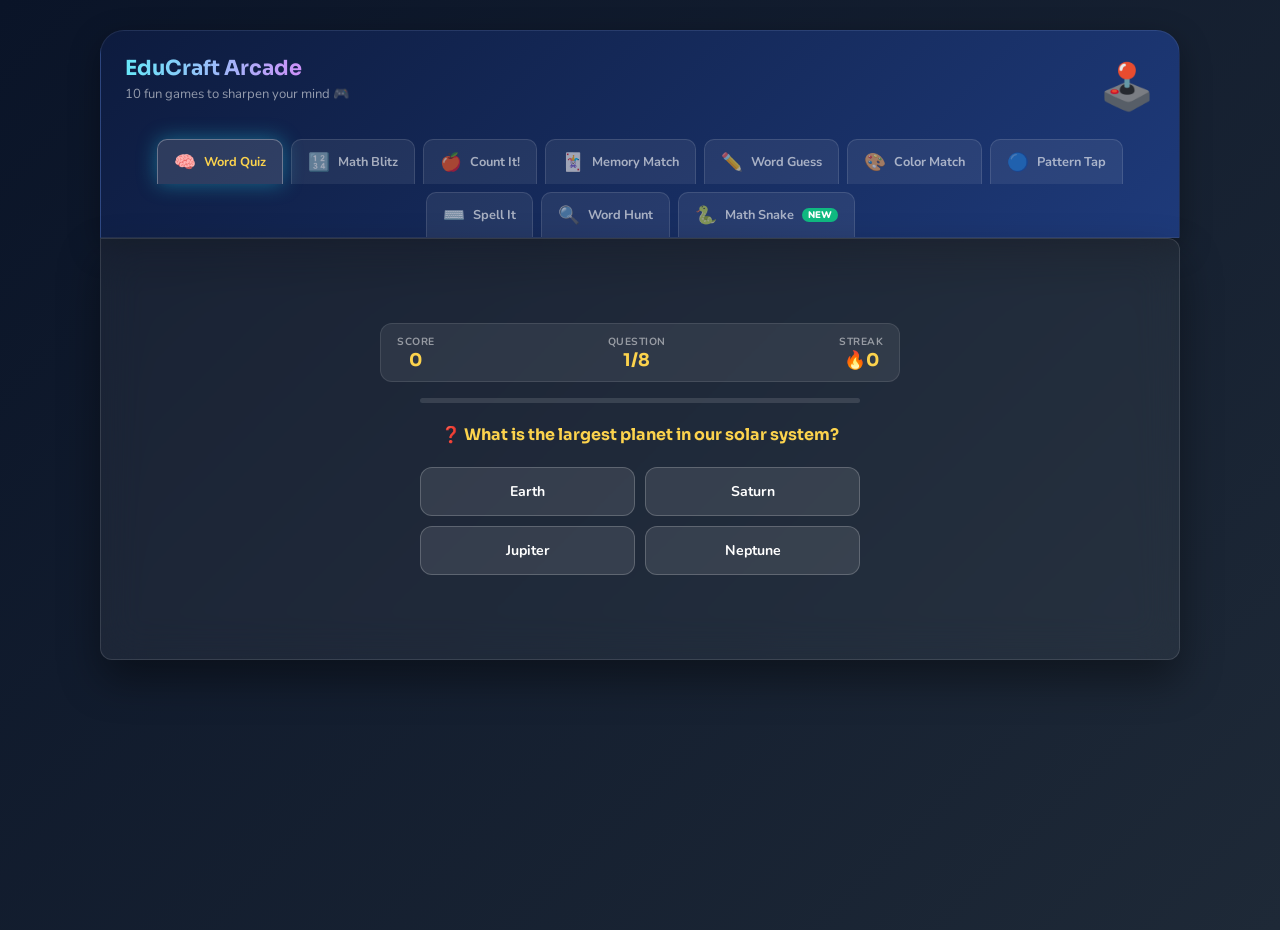
<file: arcade.html>
<!DOCTYPE html>
<html>
<head>
<meta charset="UTF-8">
<link href="https://fonts.googleapis.com/css2?family=Nunito:wght@400;600;700;800;900&family=Sora:wght@400;600;700&display=swap" rel="stylesheet">
<style>
*{margin:0;padding:0;box-sizing:border-box}
:root {
        --navy: #0A1428;
        --accent: #22D3EE;
        --purple: #C026D3;
    }

    * { margin: 0; padding: 0; box-sizing: border-box; }

    body {
        font-family: 'Nunito', sans-serif;
        background: linear-gradient(135deg, #0A1428 0%, #1E2937 100%);
        color: #fff;
        min-height: 100vh;
        /* Removed overflow: hidden */
    }

    .arcade-wrap {
        max-width: 1080px;
        margin: 30px auto;
        padding: 0 15px;
    }

    .arcade-header {
        background: rgba(15, 23, 42, 0.95);
        backdrop-filter: blur(20px);
        border: 1px solid rgba(255,255,255,0.08);
        border-radius: 24px 24px 0 0;
        padding: 24px 20px 16px;
        box-shadow: 0 10px 30px rgba(0,0,0,0.35);
    }

    .header-top {
        display: flex;
        align-items: center;
        justify-content: space-between;
        margin-bottom: 20px;
    }

    .arcade-title {
        font-family: 'Sora', sans-serif;
        font-size: clamp(1.8rem, 5vw, 2.4rem);
        font-weight: 800;
        background: linear-gradient(90deg, #67E8F9, #E879F9);
        -webkit-background-clip: text;
        -webkit-text-fill-color: transparent;
    }

    .arcade-sub {
        color: #94A3B8;
        font-size: 1rem;
    }

    .game-tabs {
        display: flex;
        gap: 10px;
        flex-wrap: wrap;
        justify-content: center;
    }

    .game-tab {
        display: flex;
        align-items: center;
        gap: 8px;
        background: rgba(255,255,255,0.06);
        border: 1px solid rgba(255,255,255,0.1);
        border-radius: 50px;
        padding: 10px 18px;
        cursor: pointer;
        transition: all 0.3s ease;
        font-weight: 700;
        font-size: 0.92rem;
        color: #CBD5E1;
        white-space: nowrap;
    }

    .game-tab:hover { background: rgba(255,255,255,0.13); transform: translateY(-2px); }
    .game-tab.active {
        background: linear-gradient(135deg, var(--accent), var(--purple));
        color: #0A1428;
        box-shadow: 0 0 20px rgba(34, 211, 238, 0.4);
    }

    .tab-icon { font-size: 1.3rem; }

    .game-area {
        background: rgba(15, 23, 42, 0.9);
        backdrop-filter: blur(20px);
        border: 1px solid rgba(255,255,255,0.08);
        border-top: none;
        border-radius: 0 0 24px 24px;
        min-height: 500px;
        padding: 30px 20px;
        box-shadow: 0 20px 40px rgba(0,0,0,0.4);
    }

    .game-screen {
        display: none;
        flex-direction: column;
        align-items: center;
        width: 100%;
    }
    .game-screen.active { display: flex; }

    /* Score Bar */
    .score-bar {
        display: flex;
        justify-content: center;
        gap: 40px;
        width: 100%;
        max-width: 620px;
        background: rgba(255,255,255,0.05);
        border: 1px solid rgba(255,255,255,0.1);
        border-radius: 20px;
        padding: 14px 20px;
        margin-bottom: 28px;
        flex-wrap: wrap;
    }

    .score-item { text-align: center; }
    .score-label {
        font-size: 0.7rem;
        font-weight: 700;
        text-transform: uppercase;
        color: #94A3B8;
    }
    .score-val {
        font-family: 'Sora', sans-serif;
        font-size: 1.35rem;
        font-weight: 800;
        color: #67E8F9;
    }

    /* Make tabs scrollable on mobile */
    @media (max-width: 768px) {
        .game-tabs {
            overflow-x: auto;
            flex-wrap: nowrap;
            padding-bottom: 12px;
            scrollbar-width: none;
        }
        .game-tabs::-webkit-scrollbar { display: none; }
        
        .game-area { padding: 24px 16px; }
        .score-bar { gap: 25px; padding: 12px; }
    }

    /* Keep your original game styles (cleaned up) */
    .opt-btn, .play-again-btn, .color-opt-btn, .key-btn, .ctrl-btn {
        transition: all 0.25s ease;
    }

    .play-again-btn {
        background: linear-gradient(135deg, #67E8F9, #C026D3);
        color: #0A1428;
        font-weight: 800;
        border: none;
        border-radius: 9999px;
        padding: 14px 32px;
        font-size: 1.05rem;
        cursor: pointer;
    }

    .q-text {
        font-size: 1.2rem;
        text-align: center;
        margin-bottom: 24px;
        color: #E0F2FE;
    }


.arcade-wrap{padding:0}
.arcade-header{background:linear-gradient(135deg,#0D1B3E,#1e3a7a);padding:24px 24px 0;border-bottom:1px solid rgba(255,255,255,.1)}
.arcade-title{font-family:'Sora',sans-serif;font-size:1.3rem;font-weight:700;color:#fff;margin-bottom:4px}
.arcade-sub{font-size:.82rem;color:rgba(255,255,255,.55);margin-bottom:16px}

.game-tabs{display:flex;gap:8px;flex-wrap:wrap;padding-bottom:0}
.game-tab{display:flex;align-items:center;gap:8px;background:rgba(255,255,255,.07);border:1.5px solid rgba(255,255,255,.12);border-bottom:none;border-radius:10px 10px 0 0;padding:10px 16px;cursor:pointer;transition:all .2s;font-family:'Nunito',sans-serif;font-weight:700;font-size:.8rem;color:rgba(255,255,255,.6);white-space:nowrap}
.game-tab:hover{background:rgba(255,255,255,.14);color:#fff}
.game-tab.active{background:rgba(255,255,255,.13);border-color:rgba(255,255,255,.3);color:#FCD34D}
.tab-icon{font-size:1.1rem}
.tab-badge{background:#10B981;color:#fff;font-size:.6rem;font-weight:900;padding:2px 6px;border-radius:50px;line-height:1}

.game-area{background:rgba(255,255,255,.05);border:1.5px solid rgba(255,255,255,.12);border-radius:0 12px 12px 12px;min-height:420px;padding:0;overflow:hidden}

.game-screen{display:none;width:100%;min-height:420px;align-items:center;justify-content:center;flex-direction:column;padding:28px 24px}
.game-screen.active{display:flex}

.score-bar{display:flex;justify-content:space-between;align-items:center;width:100%;max-width:520px;margin-bottom:16px;background:rgba(255,255,255,.08);border-radius:12px;padding:10px 16px}
.score-item{text-align:center}
.score-label{font-size:.65rem;color:rgba(255,255,255,.5);font-weight:700;text-transform:uppercase;letter-spacing:.5px}
.score-val{font-family:'Sora',sans-serif;font-size:1.1rem;font-weight:700;color:#FCD34D}

.q-text{font-family:'Sora',sans-serif;font-size:1rem;font-weight:700;color:#FCD34D;text-align:center;margin-bottom:20px;line-height:1.5;max-width:440px}
.opts-grid{display:grid;grid-template-columns:1fr 1fr;gap:10px;width:100%;max-width:440px}
.opt-btn{background:rgba(255,255,255,.1);border:1.5px solid rgba(255,255,255,.2);border-radius:12px;padding:14px 12px;color:#fff;font-family:'Nunito',sans-serif;font-weight:700;font-size:.88rem;cursor:pointer;transition:all .2s;text-align:center}
.opt-btn:hover:not(:disabled){background:rgba(255,255,255,.22);border-color:rgba(255,255,255,.5);transform:translateY(-2px)}
.opt-btn.correct{background:rgba(16,185,129,.35);border-color:#10B981;color:#6EE7B7}
.opt-btn.wrong{background:rgba(239,68,68,.3);border-color:#EF4444;color:#FCA5A5}
.opt-btn:disabled{cursor:default}

.prog-bar{width:100%;max-width:440px;background:rgba(255,255,255,.12);height:5px;border-radius:4px;margin-bottom:20px;overflow:hidden}
.prog-fill{height:100%;background:#FCD34D;border-radius:4px;transition:width .4s}

.result-screen{text-align:center}
.result-emoji{font-size:3.5rem;display:block;margin-bottom:12px}
.result-title{font-family:'Sora',sans-serif;font-size:1.3rem;font-weight:700;color:#fff;margin-bottom:6px}
.result-score{font-size:2rem;font-weight:900;color:#FCD34D;font-family:'Sora',sans-serif;margin-bottom:16px}
.play-again-btn{background:linear-gradient(135deg,#FCD34D,#F97316);color:#0D1B3E;border:none;border-radius:12px;padding:13px 28px;font-family:'Nunito',sans-serif;font-weight:800;font-size:1rem;cursor:pointer;transition:transform .2s}
.play-again-btn:hover{transform:translateY(-2px)}

.big-display{font-family:'Sora',sans-serif;font-size:3rem;font-weight:900;color:#FCD34D;text-align:center;margin:12px 0 20px;letter-spacing:2px}
.fruit-row{font-size:2rem;letter-spacing:6px;text-align:center;margin:10px 0 18px;line-height:1.8;max-width:440px;word-break:break-all}

.memory-grid{display:grid;gap:10px;margin:0 auto 16px;width:100%;max-width:440px}
.mem-card{aspect-ratio:1;background:rgba(255,255,255,.12);border:1.5px solid rgba(255,255,255,.2);border-radius:12px;display:flex;align-items:center;justify-content:center;font-size:1.6rem;cursor:pointer;transition:all .2s;user-select:none}
.mem-card:hover:not(.flipped):not(.matched){background:rgba(255,255,255,.22);transform:scale(1.05)}
.mem-card.flipped,.mem-card.matched{background:rgba(255,255,255,.18);border-color:rgba(255,255,255,.4)}
.mem-card.matched{background:rgba(16,185,129,.25);border-color:#10B981}
.mem-card .card-back{font-size:1.4rem;opacity:0}
.mem-card.flipped .card-back,.mem-card.matched .card-back{opacity:1}
.mem-card .card-front{position:absolute;font-size:1.1rem;color:rgba(255,255,255,.5)}

.type-input{background:rgba(255,255,255,.12);border:1.5px solid rgba(255,255,255,.25);border-radius:12px;padding:12px 18px;color:#fff;font-family:'Nunito',sans-serif;font-size:1.1rem;font-weight:700;text-align:center;outline:none;width:200px;transition:border-color .2s}
.type-input:focus{border-color:#FCD34D}
.type-input.correct-border{border-color:#10B981}
.type-input.wrong-border{border-color:#EF4444}

.hangman-word{display:flex;gap:8px;margin:14px 0 20px;justify-content:center;flex-wrap:wrap}
.letter-box{width:34px;height:40px;border-bottom:3px solid rgba(255,255,255,.4);display:flex;align-items:flex-end;justify-content:center;padding-bottom:4px;font-family:'Sora',sans-serif;font-size:1.2rem;font-weight:700;color:#FCD34D;transition:all .3s}
.letter-box.revealed{border-bottom-color:#FCD34D}
.keyboard{display:flex;flex-wrap:wrap;gap:6px;justify-content:center;max-width:380px;margin:0 auto}
.key-btn{width:34px;height:34px;background:rgba(255,255,255,.1);border:1px solid rgba(255,255,255,.2);border-radius:8px;color:#fff;font-family:'Nunito',sans-serif;font-weight:700;font-size:.8rem;cursor:pointer;transition:all .2s;display:flex;align-items:center;justify-content:center}
.key-btn:hover:not(:disabled){background:rgba(255,255,255,.25)}
.key-btn:disabled{opacity:.3;cursor:default}
.key-btn.hit{background:rgba(16,185,129,.35);border-color:#10B981;color:#6EE7B7}
.key-btn.miss{background:rgba(239,68,68,.25);border-color:#EF4444;color:#FCA5A5}
.hangman-figure{font-size:.75rem;color:rgba(255,255,255,.5);margin-bottom:8px;font-family:'Sora',sans-serif}

.snake-board{border:2px solid rgba(255,255,255,.2);border-radius:12px;overflow:hidden;cursor:none}
.snake-controls{display:grid;grid-template-columns:repeat(3,44px);grid-template-rows:44px 44px;gap:4px;margin-top:12px}
.ctrl-btn{background:rgba(255,255,255,.1);border:1.5px solid rgba(255,255,255,.2);border-radius:10px;color:#fff;font-size:1.1rem;cursor:pointer;display:flex;align-items:center;justify-content:center;width:44px;height:44px;transition:all .15s;font-weight:800}
.ctrl-btn:active,.ctrl-btn:hover{background:rgba(255,255,255,.25)}

.color-swatch{width:120px;height:120px;border-radius:20px;margin:0 auto 20px;border:3px solid rgba(255,255,255,.3)}
.color-opts{display:flex;flex-wrap:wrap;gap:10px;justify-content:center;max-width:380px}
.color-opt-btn{padding:10px 18px;border-radius:10px;border:2px solid rgba(255,255,255,.2);font-family:'Nunito',sans-serif;font-weight:700;font-size:.88rem;cursor:pointer;transition:all .2s;color:#fff}
.color-opt-btn:hover{transform:translateY(-2px);border-color:rgba(255,255,255,.6)}

.pattern-display{display:flex;gap:12px;justify-content:center;margin:10px 0 20px;flex-wrap:wrap}
.pattern-circle{width:50px;height:50px;border-radius:50%;border:3px solid rgba(255,255,255,.2);cursor:pointer;transition:all .2s;display:flex;align-items:center;justify-content:center;font-size:1.3rem}
.pattern-circle.active-pulse{animation:circPulse .4s ease}
@keyframes circPulse{0%,100%{transform:scale(1)}50%{transform:scale(1.3)}}

.wordsearch-grid{display:grid;gap:2px;margin:0 auto 12px}
.ws-cell{width:28px;height:28px;display:flex;align-items:center;justify-content:center;font-family:'Sora',sans-serif;font-size:.78rem;font-weight:700;border-radius:4px;cursor:pointer;transition:all .15s;color:rgba(255,255,255,.7);border:1px solid rgba(255,255,255,.08)}
.ws-cell:hover{background:rgba(255,255,255,.15);color:#fff}
.ws-cell.selected{background:rgba(252,211,77,.25);color:#FCD34D;border-color:#FCD34D}
.ws-cell.found{background:rgba(16,185,129,.3);color:#6EE7B7;border-color:#10B981}
.ws-word-list{display:flex;flex-wrap:wrap;gap:8px;justify-content:center;max-width:440px;margin-top:8px}
.ws-word{font-size:.78rem;font-weight:700;padding:4px 12px;border-radius:50px;background:rgba(255,255,255,.1);color:rgba(255,255,255,.7);border:1px solid rgba(255,255,255,.15)}
.ws-word.found-word{background:rgba(16,185,129,.25);color:#6EE7B7;border-color:#10B981;text-decoration:line-through}

.hint-text{font-size:.78rem;color:rgba(255,255,255,.5);text-align:center;margin-top:8px}
</style>
</head>
<body>

<div class="arcade-wrap">
<div class="arcade-header">
<div class="header-top">
            <div>
                <div class="arcade-title">EduCraft Arcade</div>
                <div class="arcade-sub">10 fun games to sharpen your mind 🎮</div>
            </div>
            <div style="font-size: 2.8rem; opacity: 0.9;">🕹️</div>
        </div>
<div class="game-tabs" id="gameTabs">
<div class="game-tab active" onclick="switchGame('quiz',this)"><span class="tab-icon">🧠</span> Word Quiz</div>
<div class="game-tab" onclick="switchGame('math',this)"><span class="tab-icon">🔢</span> Math Blitz</div>
<div class="game-tab" onclick="switchGame('count',this)"><span class="tab-icon">🍎</span> Count It!</div>
<div class="game-tab" onclick="switchGame('memory',this)"><span class="tab-icon">🃏</span> Memory Match</div>
<div class="game-tab" onclick="switchGame('hangman',this)"><span class="tab-icon">✏️</span> Word Guess</div>
<div class="game-tab" onclick="switchGame('color',this)"><span class="tab-icon">🎨</span> Color Match</div>
<div class="game-tab" onclick="switchGame('pattern',this)"><span class="tab-icon">🔵</span> Pattern Tap</div>
<div class="game-tab" onclick="switchGame('typing',this)"><span class="tab-icon">⌨️</span> Spell It</div>
<div class="game-tab" onclick="switchGame('wordsearch',this)"><span class="tab-icon">🔍</span> Word Hunt</div>
<div class="game-tab" onclick="switchGame('snake',this)"><span class="tab-icon">🐍</span> Math Snake <span class="tab-badge">NEW</span></div>
</div>
</div>
<div class="game-area" id="gameArea">

<!-- WORD QUIZ -->
<div class="game-screen active" id="screen-quiz">
<div class="score-bar" id="quiz-score-bar" style="max-width:520px">
<div class="score-item"><div class="score-label">Score</div><div class="score-val" id="qs-score">0</div></div>
<div class="score-item"><div class="score-label">Question</div><div class="score-val" id="qs-qnum">1/8</div></div>
<div class="score-item"><div class="score-label">Streak</div><div class="score-val" id="qs-streak">🔥0</div></div>
</div>
<div class="prog-bar"><div class="prog-fill" id="quiz-prog" style="width:0%"></div></div>
<div class="q-text" id="quiz-q"></div>
<div class="opts-grid" id="quiz-opts"></div>
</div>

<!-- MATH BLITZ -->
<div class="game-screen" id="screen-math">
<div class="score-bar">
<div class="score-item"><div class="score-label">Score</div><div class="score-val" id="ms-score">0</div></div>
<div class="score-item"><div class="score-label">Time</div><div class="score-val" id="ms-time">30s</div></div>
<div class="score-item"><div class="score-label">Correct</div><div class="score-val" id="ms-correct">0</div></div>
</div>
<div class="big-display" id="math-eq">3 + 4 = ?</div>
<div class="opts-grid" id="math-opts"></div>
<div class="hint-text">Race the clock — 30 seconds!</div>
</div>

<!-- COUNT IT -->
<div class="game-screen" id="screen-count">
<div class="score-bar">
<div class="score-item"><div class="score-label">Score</div><div class="score-val" id="cs-score">0</div></div>
<div class="score-item"><div class="score-label">Round</div><div class="score-val" id="cs-round">1</div></div>
</div>
<div class="q-text">How many do you see? Count carefully! 🔍</div>
<div class="fruit-row" id="count-fruits"></div>
<div class="opts-grid" id="count-opts"></div>
</div>

<!-- MEMORY MATCH -->
<div class="game-screen" id="screen-memory">
<div class="score-bar">
<div class="score-item"><div class="score-label">Pairs Found</div><div class="score-val" id="mem-pairs">0/6</div></div>
<div class="score-item"><div class="score-label">Moves</div><div class="score-val" id="mem-moves">0</div></div>
<div class="score-item"><div class="score-label">Time</div><div class="score-val" id="mem-time">0s</div></div>
</div>
<div class="memory-grid" id="mem-grid" style="grid-template-columns:repeat(4,1fr);max-width:320px"></div>
<button class="play-again-btn" style="font-size:.85rem;padding:9px 20px;margin-top:4px" onclick="initMemory()">🔄 New Game</button>
</div>

<!-- HANGMAN / WORD GUESS -->
<div class="game-screen" id="screen-hangman">
<div class="score-bar">
<div class="score-item"><div class="score-label">Score</div><div class="score-val" id="hm-score">0</div></div>
<div class="score-item"><div class="score-label">Wrong</div><div class="score-val" id="hm-wrong">0/6</div></div>
<div class="score-item"><div class="score-label">Category</div><div class="score-val" id="hm-cat" style="font-size:.8rem">Animals</div></div>
</div>
<div class="hangman-figure" id="hm-figure">❤️❤️❤️❤️❤️❤️ — Lives remaining</div>
<div class="q-text" id="hm-hint"></div>
<div class="hangman-word" id="hm-word"></div>
<div class="keyboard" id="hm-keyboard"></div>
</div>

<!-- COLOR MATCH -->
<div class="game-screen" id="screen-color">
<div class="score-bar">
<div class="score-item"><div class="score-label">Score</div><div class="score-val" id="col-score">0</div></div>
<div class="score-item"><div class="score-label">Round</div><div class="score-val" id="col-round">1</div></div>
</div>
<div class="q-text" id="col-q">What color is this?</div>
<div class="color-swatch" id="col-swatch"></div>
<div class="color-opts" id="col-opts"></div>
</div>

<!-- PATTERN TAP (Simon Says) -->
<div class="game-screen" id="screen-pattern">
<div class="score-bar">
<div class="score-item"><div class="score-label">Level</div><div class="score-val" id="pt-level">1</div></div>
<div class="score-item"><div class="score-label">Best</div><div class="score-val" id="pt-best">0</div></div>
<div class="score-item"><div class="score-label">Status</div><div class="score-val" id="pt-status" style="font-size:.75rem">Watch!</div></div>
</div>
<div class="q-text">Watch the pattern, then repeat it!</div>
<div class="pattern-display" id="pt-circles"></div>
<button class="play-again-btn" style="font-size:.85rem;padding:9px 20px" onclick="startPattern()">▶ Start / Next Level</button>
</div>

<!-- SPELL IT (Typing) -->
<div class="game-screen" id="screen-typing">
<div class="score-bar">
<div class="score-item"><div class="score-label">Score</div><div class="score-val" id="ty-score">0</div></div>
<div class="score-item"><div class="score-label">Word</div><div class="score-val" id="ty-num">1/10</div></div>
<div class="score-item"><div class="score-label">Streak</div><div class="score-val" id="ty-streak">🔥0</div></div>
</div>
<div class="q-text" id="ty-hint"></div>
<div class="big-display" id="ty-emoji" style="font-size:4rem;margin-bottom:8px"></div>
<input class="type-input" id="ty-input" placeholder="Type the word..." autocomplete="off" spellcheck="false">
<button class="play-again-btn" style="margin-top:12px;font-size:.85rem;padding:9px 20px" onclick="checkTyping()">Check ✓</button>
</div>

<!-- WORD HUNT (Wordsearch) -->
<div class="game-screen" id="screen-wordsearch">
<div class="score-bar">
<div class="score-item"><div class="score-label">Found</div><div class="score-val" id="wh-found">0/5</div></div>
<div class="score-item"><div class="score-label">Clicks</div><div class="score-val" id="wh-clicks">0</div></div>
</div>
<div class="q-text" style="margin-bottom:10px">Find the hidden words! Tap letters to select.</div>
<div class="wordsearch-grid" id="wh-grid" style="grid-template-columns:repeat(8,28px)"></div>
<div class="ws-word-list" id="wh-wordlist"></div>
<button class="play-again-btn" style="font-size:.85rem;padding:9px 20px;margin-top:10px" onclick="initWordSearch()">🔄 New Puzzle</button>
</div>

<!-- MATH SNAKE -->
<div class="game-screen" id="screen-snake">
<div class="score-bar">
<div class="score-item"><div class="score-label">Score</div><div class="score-val" id="sn-score">0</div></div>
<div class="score-item"><div class="score-label">Length</div><div class="score-val" id="sn-len">3</div></div>
<div class="score-item"><div class="score-label">Answer</div><div class="score-val" id="sn-target">?</div></div>
</div>
<div class="q-text" id="sn-eq" style="margin-bottom:8px"></div>
<canvas id="snake-canvas" class="snake-board" width="280" height="280"></canvas>
<div class="snake-controls">
<div></div><button class="ctrl-btn" onclick="snakeDir(0,-1)">▲</button><div></div>
<button class="ctrl-btn" onclick="snakeDir(-1,0)">◄</button>
<button class="ctrl-btn" onclick="snakeDir(0,1)">▼</button>
<button class="ctrl-btn" onclick="snakeDir(1,0)">►</button>
</div>
<div class="hint-text">Eat the correct answer to the math question!</div>
</div>

</div>
</div>

<script>
function switchGame(id,tab){
document.querySelectorAll('.game-tab').forEach(t=>t.classList.remove('active'));
tab.classList.add('active');
document.querySelectorAll('.game-screen').forEach(s=>s.classList.remove('active'));
document.getElementById('screen-'+id).classList.add('active');
if(id==='quiz')initQuiz();
else if(id==='math')initMath();
else if(id==='count')initCount();
else if(id==='memory')initMemory();
else if(id==='hangman')initHangman();
else if(id==='color')initColor();
else if(id==='pattern')initPattern();
else if(id==='typing')initTyping();
else if(id==='wordsearch')initWordSearch();
else if(id==='snake')initSnake();
}

/* ===== WORD QUIZ ===== */
const quizQs=[
{q:'What is the largest planet in our solar system?',opts:['Earth','Saturn','Jupiter','Neptune'],a:2},
{q:'How many legs does an insect have?',opts:['4','6','8','10'],a:1},
{q:'What do plants need to make food?',opts:['Moonlight','Sunlight','Starlight','Lamplight'],a:1},
{q:'Which animal is known as the "King of the Jungle"?',opts:['Tiger','Elephant','Lion','Cheetah'],a:2},
{q:'What is the smallest continent?',opts:['Europe','Antarctica','Australia','South America'],a:2},
{q:'How many colors are in a rainbow?',opts:['5','6','7','8'],a:2},
{q:'What is H₂O commonly known as?',opts:['Salt','Sugar','Air','Water'],a:3},
{q:'Which season comes after summer?',opts:['Spring','Winter','Autumn','Monsoon'],a:2},
];
let qIdx=0,qScore=0,qStreak=0;
function initQuiz(){qIdx=0;qScore=0;qStreak=0;renderQuizQ();}
function renderQuizQ(){
if(qIdx>=quizQs.length){showResult('screen-quiz','quiz',qScore,quizQs.length);return;}
const q=quizQs[qIdx];
document.getElementById('qs-score').textContent=qScore;
document.getElementById('qs-qnum').textContent=(qIdx+1)+'/'+quizQs.length;
document.getElementById('qs-streak').textContent='🔥'+qStreak;
document.getElementById('quiz-prog').style.width=Math.round((qIdx/quizQs.length)*100)+'%';
document.getElementById('quiz-q').textContent='❓ '+q.q;
document.getElementById('quiz-opts').innerHTML=q.opts.map((o,i)=>`<button class="opt-btn" onclick="ansQ(${i},${q.a})">${o}</button>`).join('');
}
function ansQ(chosen,correct){
const btns=document.querySelectorAll('#quiz-opts .opt-btn');
btns.forEach(b=>b.disabled=true);
if(chosen===correct){btns[chosen].classList.add('correct');qScore+=10+qStreak*2;qStreak++;}
else{btns[chosen].classList.add('wrong');btns[correct].classList.add('correct');qStreak=0;}
qIdx++;setTimeout(renderQuizQ,900);
}

/* ===== MATH BLITZ ===== */
let mTimer,mTime=30,mScore=0,mCorrect=0;
function initMath(){clearInterval(mTimer);mTime=30;mScore=0;mCorrect=0;updateMathUI();renderMathQ();
mTimer=setInterval(()=>{mTime--;document.getElementById('ms-time').textContent=mTime+'s';if(mTime<=0){clearInterval(mTimer);showResult('screen-math','math',mScore,mCorrect);}},1000);}
function updateMathUI(){document.getElementById('ms-score').textContent=mScore;document.getElementById('ms-correct').textContent=mCorrect;}
function renderMathQ(){
const ops=['+','-','×'];const op=ops[Math.floor(Math.random()*ops.length)];
let a=Math.floor(Math.random()*10)+1,b=Math.floor(Math.random()*10)+1,ans;
if(op==='+')ans=a+b;else if(op==='-'){if(b>a){let t=a;a=b;b=t;}ans=a-b;}else ans=a*b;
document.getElementById('math-eq').textContent=a+' '+op+' '+b+' = ?';
const wrong=[ans+1,ans-1,ans+2,ans-2,ans+3].filter(x=>x!==ans&&x>=0);
const opts=[ans,...wrong.slice(0,3)].sort(()=>Math.random()-.5);
document.getElementById('math-opts').innerHTML=opts.map(o=>`<button class="opt-btn" onclick="ansMath(this,${o},${ans})">${o}</button>`).join('');
}
function ansMath(btn,chosen,ans){
const btns=document.querySelectorAll('#math-opts .opt-btn');btns.forEach(b=>b.disabled=true);
if(chosen===ans){btn.classList.add('correct');mScore+=10;mCorrect++;}else{btn.classList.add('wrong');}
updateMathUI();setTimeout(renderMathQ,600);
}

/* ===== COUNT IT ===== */
const fruits=['🍎','🍊','🍋','🍇','🍓','🍌','🍉','🍑','🍒','🥝','🫐','🍍'];
let cScore=0,cRound=1;
function initCount(){cScore=0;cRound=1;renderCountQ();}
function renderCountQ(){
document.getElementById('cs-score').textContent=cScore;
document.getElementById('cs-round').textContent=cRound;
const count=Math.floor(Math.random()*8)+2;
const fruit=fruits[Math.floor(Math.random()*fruits.length)];
document.getElementById('count-fruits').textContent=Array(count).fill(fruit).join(' ');
const wrong=[count-1,count+1,count+2,count-2].filter(x=>x>0&&x!==count);
const opts=[count,...wrong.slice(0,3)].sort(()=>Math.random()-.5);
document.getElementById('count-opts').innerHTML=opts.map(o=>`<button class="opt-btn" onclick="ansCount(this,${o},${count})">${o}</button>`).join('');
}
function ansCount(btn,chosen,ans){
const btns=document.querySelectorAll('#count-opts .opt-btn');btns.forEach(b=>b.disabled=true);
if(chosen===ans){btn.classList.add('correct');cScore+=10;}else{btn.classList.add('wrong');}
cRound++;setTimeout(renderCountQ,900);
}

/* ===== MEMORY MATCH ===== */
const memEmojis=['🐶','🐱','🐸','🐧','🦊','🐼','🦁','🐨','🦄','🐙'];
let memFlipped=[],memMatched=0,memMoves=0,memTimer,memSecs=0,memLocked=false;
function initMemory(){
clearInterval(memTimer);memFlipped=[];memMatched=0;memMoves=0;memSecs=0;memLocked=false;
const pairs=[...memEmojis.slice(0,6),...memEmojis.slice(0,6)].sort(()=>Math.random()-.5);
const grid=document.getElementById('mem-grid');
grid.innerHTML=pairs.map((e,i)=>`<div class="mem-card" id="mc${i}" onclick="flipCard(${i},'${e}')"><span class="card-front">?</span><span class="card-back">${e}</span></div>`).join('');
document.getElementById('mem-pairs').textContent='0/6';
document.getElementById('mem-moves').textContent='0';
document.getElementById('mem-time').textContent='0s';
memTimer=setInterval(()=>{memSecs++;document.getElementById('mem-time').textContent=memSecs+'s';},1000);
}
function flipCard(idx,emoji){
if(memLocked||memFlipped.length>=2)return;
const card=document.getElementById('mc'+idx);
if(card.classList.contains('flipped')||card.classList.contains('matched'))return;
card.classList.add('flipped');
memFlipped.push({idx,emoji});
if(memFlipped.length===2){
memMoves++;document.getElementById('mem-moves').textContent=memMoves;
memLocked=true;
setTimeout(()=>{
if(memFlipped[0].emoji===memFlipped[1].emoji){
document.getElementById('mc'+memFlipped[0].idx).classList.add('matched');
document.getElementById('mc'+memFlipped[1].idx).classList.add('matched');
memMatched++;document.getElementById('mem-pairs').textContent=memMatched+'/6';
if(memMatched===6){clearInterval(memTimer);}
}else{
document.getElementById('mc'+memFlipped[0].idx).classList.remove('flipped');
document.getElementById('mc'+memFlipped[1].idx).classList.remove('flipped');
}
memFlipped=[];memLocked=false;
},800);
}
}

/* ===== HANGMAN ===== */
const hmWords=[
{w:'ELEPHANT',hint:'🐘 A very large grey animal',cat:'Animals'},
{w:'RAINBOW',hint:'🌈 Appears after the rain',cat:'Nature'},
{w:'TEACHER',hint:'👩‍🏫 Works in a classroom',cat:'People'},
{w:'BUTTERFLY',hint:'🦋 Beautiful flying insect',cat:'Animals'},
{w:'MOUNTAIN',hint:'⛰️ Very tall landform',cat:'Nature'},
{w:'LIBRARY',hint:'📚 Place full of books',cat:'Places'},
{w:'DOLPHIN',hint:'🐬 Smart ocean mammal',cat:'Animals'},
{w:'VOLCANO',hint:'🌋 Mountain that erupts',cat:'Nature'},
{w:'SUNFLOWER',hint:'🌻 Tall yellow flower',cat:'Plants'},
{w:'PENGUIN',hint:'🐧 Bird that cannot fly',cat:'Animals'},
];
let hmWord='',hmGuessed=[],hmWrong=0,hmScore=0;
function initHangman(){
const pick=hmWords[Math.floor(Math.random()*hmWords.length)];
hmWord=pick.w;hmGuessed=[];hmWrong=0;
document.getElementById('hm-hint').textContent='Hint: '+pick.hint;
document.getElementById('hm-cat').textContent=pick.cat;
renderHangman();
}
function renderHangman(){
document.getElementById('hm-score').textContent=hmScore;
document.getElementById('hm-wrong').textContent=hmWrong+'/6';
const lives='❤️'.repeat(6-hmWrong)+'🖤'.repeat(hmWrong);
document.getElementById('hm-figure').textContent=lives+' — Lives remaining';
document.getElementById('hm-word').innerHTML=hmWord.split('').map(l=>`<div class="letter-box ${hmGuessed.includes(l)?'revealed':''}">${hmGuessed.includes(l)?l:''}</div>`).join('');
const alpha='ABCDEFGHIJKLMNOPQRSTUVWXYZ';
document.getElementById('hm-keyboard').innerHTML=alpha.split('').map(l=>{
const hit=hmGuessed.includes(l)&&hmWord.includes(l);
const miss=hmGuessed.includes(l)&&!hmWord.includes(l);
return`<button class="key-btn ${hit?'hit':''} ${miss?'miss':''}" ${hmGuessed.includes(l)?'disabled':''} onclick="guessLetter('${l}')">${l}</button>`;
}).join('');
const won=hmWord.split('').every(l=>hmGuessed.includes(l));
if(won){hmScore+=20;document.getElementById('hm-score').textContent=hmScore;setTimeout(initHangman,1200);}
if(hmWrong>=6)setTimeout(initHangman,1500);
}
function guessLetter(l){
hmGuessed.push(l);
if(!hmWord.includes(l))hmWrong++;
renderHangman();
}

/* ===== COLOR MATCH ===== */
const colorData=[
{name:'Red',hex:'#EF4444'},{name:'Blue',hex:'#3B82F6'},{name:'Green',hex:'#22C55E'},
{name:'Yellow',hex:'#EAB308'},{name:'Purple',hex:'#A855F7'},{name:'Orange',hex:'#F97316'},
{name:'Pink',hex:'#EC4899'},{name:'Teal',hex:'#14B8A6'},{name:'Brown',hex:'#92400E'},
{name:'White',hex:'#F1F5F9'},{name:'Black',hex:'#1E293B'},{name:'Gray',hex:'#64748B'},
];
let colScore=0,colRound=1;
function initColor(){colScore=0;colRound=1;renderColorQ();}
function renderColorQ(){
document.getElementById('col-score').textContent=colScore;
document.getElementById('col-round').textContent=colRound;
const target=colorData[Math.floor(Math.random()*colorData.length)];
document.getElementById('col-swatch').style.background=target.hex;
const wrongs=colorData.filter(c=>c.name!==target.name).sort(()=>Math.random()-.5).slice(0,3);
const opts=[target,...wrongs].sort(()=>Math.random()-.5);
document.getElementById('col-q').textContent='What color is this swatch? 🎨';
document.getElementById('col-opts').innerHTML=opts.map(o=>`<button class="color-opt-btn" style="background:${o.hex};border-color:rgba(255,255,255,.3)" onclick="ansColor(this,'${o.name}','${target.name}')">${o.name}</button>`).join('');
}
function ansColor(btn,chosen,correct){
document.querySelectorAll('.color-opt-btn').forEach(b=>b.disabled=true);
if(chosen===correct){btn.style.outline='3px solid #10B981';colScore+=10;}else{btn.style.outline='3px solid #EF4444';}
colRound++;setTimeout(renderColorQ,900);
}

/* ===== PATTERN TAP (Simon Says) ===== */
const ptColors=['#EF4444','#3B82F6','#22C55E','#EAB308'];
const ptEmojis=['🔴','🔵','🟢','🟡'];
let ptSeq=[],ptInput=[],ptLevel=0,ptBest=0,ptWatching=true;
function initPattern(){ptSeq=[];ptInput=[];ptLevel=0;renderPatternCircles();}
function renderPatternCircles(){
document.getElementById('pt-circles').innerHTML=ptColors.map((c,i)=>`<div class="pattern-circle" id="pc${i}" style="background:${c};opacity:.7" onclick="tapPattern(${i})">${ptEmojis[i]}</div>`).join('');
}
function startPattern(){
ptInput=[];ptLevel++;ptWatching=true;
document.getElementById('pt-level').textContent=ptLevel;
document.getElementById('pt-status').textContent='Watch!';
ptSeq.push(Math.floor(Math.random()*4));
let delay=600;
ptSeq.forEach((ci,i)=>{
setTimeout(()=>{
const el=document.getElementById('pc'+ci);
el.classList.add('active-pulse');
el.style.opacity='1';
setTimeout(()=>el.style.opacity='.7',400);
},delay*i);
});
setTimeout(()=>{ptWatching=false;document.getElementById('pt-status').textContent='Your turn!';},delay*ptSeq.length+200);
}
function tapPattern(i){
if(ptWatching)return;
const el=document.getElementById('pc'+i);
el.style.opacity='1';el.classList.add('active-pulse');
setTimeout(()=>el.style.opacity='.7',300);
ptInput.push(i);
const pos=ptInput.length-1;
if(ptInput[pos]!==ptSeq[pos]){
document.getElementById('pt-status').textContent='Wrong! Starting over 😢';
if(ptLevel-1>ptBest){ptBest=ptLevel-1;document.getElementById('pt-best').textContent=ptBest;}
setTimeout(()=>{ptSeq=[];ptInput=[];ptLevel=0;document.getElementById('pt-level').textContent=0;document.getElementById('pt-status').textContent='Try again!';},1000);
return;
}
if(ptInput.length===ptSeq.length){
document.getElementById('pt-status').textContent='✅ Great! Next level loading…';
setTimeout(startPattern,1000);
}
}

/* ===== SPELL IT (TYPING) ===== */
const tyWords=[
{emoji:'🐘',word:'elephant',hint:'Large grey animal with a trunk'},
{emoji:'🌈',word:'rainbow',hint:'Colorful arc in the sky'},
{emoji:'🦋',word:'butterfly',hint:'Beautiful insect with wings'},
{emoji:'🌺',word:'flower',hint:'Blooms in a garden'},
{emoji:'🐠',word:'fish',hint:'Swims in water'},
{emoji:'🏔️',word:'mountain',hint:'Very tall land formation'},
{emoji:'⭐',word:'star',hint:'Shines in the night sky'},
{emoji:'🍎',word:'apple',hint:'A red or green fruit'},
{emoji:'📚',word:'book',hint:'You read this at school'},
{emoji:'✏️',word:'pencil',hint:'You write with this'},
];
let tyIdx=0,tyScore=0,tyStreak=0;
function initTyping(){tyIdx=0;tyScore=0;tyStreak=0;renderTypingQ();}
function renderTypingQ(){
if(tyIdx>=tyWords.length){showResult('screen-typing','typing',tyScore,tyWords.length);return;}
const w=tyWords[tyIdx];
document.getElementById('ty-score').textContent=tyScore;
document.getElementById('ty-num').textContent=(tyIdx+1)+'/'+tyWords.length;
document.getElementById('ty-streak').textContent='🔥'+tyStreak;
document.getElementById('ty-hint').textContent='💡 '+w.hint;
document.getElementById('ty-emoji').textContent=w.emoji;
const inp=document.getElementById('ty-input');
inp.value='';inp.className='type-input';inp.focus();
inp.onkeydown=e=>{if(e.key==='Enter')checkTyping();};
}
function checkTyping(){
const inp=document.getElementById('ty-input');
const val=inp.value.trim().toLowerCase();
const correct=tyWords[tyIdx].word;
if(val===correct){inp.classList.add('correct-border');tyScore+=10+tyStreak*3;tyStreak++;tyIdx++;setTimeout(renderTypingQ,700);}
else{inp.classList.add('wrong-border');tyStreak=0;setTimeout(()=>{inp.classList.remove('wrong-border');inp.value='';inp.focus();},600);}
}

/* ===== WORD HUNT ===== */
const wsThemes=[
{words:['CAT','DOG','BIRD','FISH','FROG'],extra:'XMNTQZPLJR'},
{words:['RED','BLUE','GREEN','PINK','GOLD'],extra:'XWQZNTYJLM'},
{words:['SUN','MOON','STAR','RAIN','WIND'],extra:'XKPQZJYLNM'},
];
let wsGrid=[],wsSelected=[],wsFound=[],wsWords=[],wsClicks=0;
function initWordSearch(){
wsFound=[];wsSelected=[];wsClicks=0;
const theme=wsThemes[Math.floor(Math.random()*wsThemes.length)];
wsWords=[...theme.words];
const SIZE=8;
const letters='ABCDEFGHIJKLMNOPQRSTUVWXYZ';
wsGrid=Array(SIZE).fill(null).map(()=>Array(SIZE).fill(''));
wsWords.forEach(word=>{
let placed=false,attempts=0;
while(!placed&&attempts<100){
attempts++;
const dir=Math.floor(Math.random()*2);
const r=Math.floor(Math.random()*(dir===0?SIZE:SIZE-word.length));
const c=Math.floor(Math.random()*(dir===0?SIZE-word.length:SIZE));
let ok=true;
for(let i=0;i<word.length;i++){
const cell=dir===0?wsGrid[r][c+i]:wsGrid[r+i][c];
if(cell!==''&&cell!==word[i])ok=false;
}
if(ok){for(let i=0;i<word.length;i++){if(dir===0)wsGrid[r][c+i]=word[i];else wsGrid[r+i][c]=word[i];}placed=true;}
}
});
for(let r=0;r<SIZE;r++)for(let c=0;c<SIZE;c++)if(!wsGrid[r][c])wsGrid[r][c]=letters[Math.floor(Math.random()*26)];
renderWS();
}
function renderWS(){
document.getElementById('wh-found').textContent=wsFound.length+'/'+wsWords.length;
document.getElementById('wh-clicks').textContent=wsClicks;
document.getElementById('wh-grid').innerHTML=wsGrid.map((row,r)=>row.map((l,c)=>{
const key=r+','+c;
const isSel=wsSelected.includes(key);
const isFound=wsFound.some(f=>f.cells.includes(key));
return`<div class="ws-cell ${isSel?'selected':''} ${isFound?'found':''}" onclick="wsClick(${r},${c})">${l}</div>`;
}).join('')).join('');
document.getElementById('wh-wordlist').innerHTML=wsWords.map(w=>`<div class="ws-word ${wsFound.some(f=>f.word===w)?'found-word':''}">${w}</div>`).join('');
}
function wsClick(r,c){
wsClicks++;
const key=r+','+c;
if(wsSelected.includes(key)){wsSelected=[];renderWS();return;}
wsSelected.push(key);
if(wsSelected.length>=2){
const cells=wsSelected.map(k=>k.split(',').map(Number));
const letters=cells.map(([rr,cc])=>wsGrid[rr][cc]).join('');
const rev=[...letters].reverse().join('');
const match=wsWords.find(w=>w===letters||w===rev);
if(match&&!wsFound.some(f=>f.word===match)){wsFound.push({word:match,cells:[...wsSelected]});wsSelected=[];}
else if(wsSelected.length>wsWords.reduce((a,w)=>Math.max(a,w.length),0)){wsSelected=[];}
}
renderWS();
if(wsFound.length===wsWords.length){setTimeout(()=>alert('🎉 You found all words!'),300);}
}

/* ===== MATH SNAKE ===== */
const COLS=14,ROWS=14,CELL=20;
let snake,dir,snakeFood,snakeScore,snakeLen,snakeEq,snakeTarget,snakeLoop;
function initSnake(){
clearInterval(snakeLoop);
snake=[[7,7],[7,6],[7,5]];dir=[1,0];snakeScore=0;snakeLen=3;
genSnakeEq();placeFood();renderSnake();
snakeLoop=setInterval(moveSnake,200);
}
function genSnakeEq(){
const a=Math.floor(Math.random()*9)+1,b=Math.floor(Math.random()*9)+1;
const ops=['+','-'];const op=ops[Math.floor(Math.random()*2)];
if(op==='+'){snakeTarget=a+b;}else{snakeTarget=Math.abs(a-b);}
snakeEq=(op==='+'?a+' + '+b:Math.max(a,b)+' - '+Math.min(a,b));
document.getElementById('sn-eq').textContent='Eat: '+snakeEq+' = ?';
document.getElementById('sn-target').textContent=snakeTarget;
}
function placeFood(){
const wrongs=[snakeTarget+1,snakeTarget-1,snakeTarget+2,snakeTarget-2,snakeTarget+3].filter(x=>x>0&&x!==snakeTarget);
const allAnswers=[snakeTarget,...wrongs.slice(0,3)].sort(()=>Math.random()-.5);
snakeFood=allAnswers.map(val=>{
let pos;do{pos=[Math.floor(Math.random()*COLS),Math.floor(Math.random()*ROWS)];}
while(snake.some(s=>s[0]===pos[0]&&s[1]===pos[1]));
return{pos,val,correct:val===snakeTarget};
});
}
function snakeDir(dx,dy){
if(dx===dir[0]&&dy===dir[1])return;
if(dx===-dir[0]&&dy===-dir[1])return;
dir=[dx,dy];
}
function moveSnake(){
const head=[snake[0][0]+dir[0],snake[0][1]+dir[1]];
if(head[0]<0||head[0]>=COLS||head[1]<0||head[1]>=ROWS||snake.some(s=>s[0]===head[0]&&s[1]===head[1])){
clearInterval(snakeLoop);
document.getElementById('sn-eq').textContent='💀 Game Over! Score: '+snakeScore;
setTimeout(initSnake,2000);return;
}
snake.unshift(head);
const eaten=snakeFood.find(f=>f.pos[0]===head[0]&&f.pos[1]===head[1]);
if(eaten){
if(eaten.correct){snakeScore+=10;snakeLen++;genSnakeEq();placeFood();}
else{clearInterval(snakeLoop);document.getElementById('sn-eq').textContent='❌ Wrong answer! Score: '+snakeScore;setTimeout(initSnake,2000);return;}
}else{snake.pop();}
document.getElementById('sn-score').textContent=snakeScore;
document.getElementById('sn-len').textContent=snakeLen;
renderSnake();
}
function renderSnake(){
const cv=document.getElementById('snake-canvas');
const ctx=cv.getContext('2d');
ctx.fillStyle='#0D1B3E';ctx.fillRect(0,0,cv.width,cv.height);
ctx.strokeStyle='rgba(255,255,255,.05)';ctx.lineWidth=.5;
for(let r=0;r<ROWS;r++){ctx.beginPath();ctx.moveTo(0,r*CELL);ctx.lineTo(COLS*CELL,r*CELL);ctx.stroke();}
for(let c=0;c<COLS;c++){ctx.beginPath();ctx.moveTo(c*CELL,0);ctx.lineTo(c*CELL,ROWS*CELL);ctx.stroke();}
snakeFood.forEach(f=>{
ctx.fillStyle=f.correct?'#FCD34D':'#64748B';
ctx.beginPath();ctx.arc(f.pos[0]*CELL+CELL/2,f.pos[1]*CELL+CELL/2,CELL/2-2,0,Math.PI*2);ctx.fill();
ctx.fillStyle='#0D1B3E';ctx.font='bold 9px Sora,sans-serif';ctx.textAlign='center';ctx.textBaseline='middle';
ctx.fillText(f.val,f.pos[0]*CELL+CELL/2,f.pos[1]*CELL+CELL/2);
});
snake.forEach((seg,i)=>{
ctx.fillStyle=i===0?'#10B981':'#1D9E75';
ctx.fillRect(seg[0]*CELL+1,seg[1]*CELL+1,CELL-2,CELL-2);
if(i===0){ctx.fillStyle='#fff';ctx.fillRect(seg[0]*CELL+4,seg[1]*CELL+5,3,3);ctx.fillRect(seg[0]*CELL+11,seg[1]*CELL+5,3,3);}
});
}

function showResult(screenId,gameId,score,total){
const screen=document.getElementById(screenId);
const pct=Math.round((score/Math.max(total*10,1))*100);
const emoji=pct>=80?'🏆':pct>=60?'🌟':pct>=40?'😊':'💪';
screen.innerHTML=`<div class="result-screen">
<span class="result-emoji">${emoji}</span>
<div class="result-title">Game Complete!</div>
<div class="result-score">${score} pts</div>
<div style="color:rgba(255,255,255,.6);font-size:.85rem;margin-bottom:20px">You answered ${total} questions</div>
<button class="play-again-btn" onclick="restartGame('${gameId}')">🔄 Play Again</button>
</div>`;
}
function restartGame(g){
if(g==='quiz'){document.getElementById('screen-quiz').innerHTML=quizOrigHTML;initQuiz();}
else if(g==='math'){document.getElementById('screen-math').innerHTML=mathOrigHTML;initMath();}
else if(g==='typing'){document.getElementById('screen-typing').innerHTML=typingOrigHTML;initTyping();}
}

document.addEventListener('keydown',e=>{
const map={ArrowUp:[0,-1],ArrowDown:[0,1],ArrowLeft:[-1,0],ArrowRight:[1,0]};
if(map[e.key]){e.preventDefault();const[dx,dy]=map[e.key];snakeDir(dx,dy);}
});

initQuiz();

const quizOrigHTML=document.getElementById('screen-quiz').innerHTML;
const mathOrigHTML=document.getElementById('screen-math').innerHTML;
const typingOrigHTML=document.getElementById('screen-typing').innerHTML;
</script>
</body>
</html>
</file>
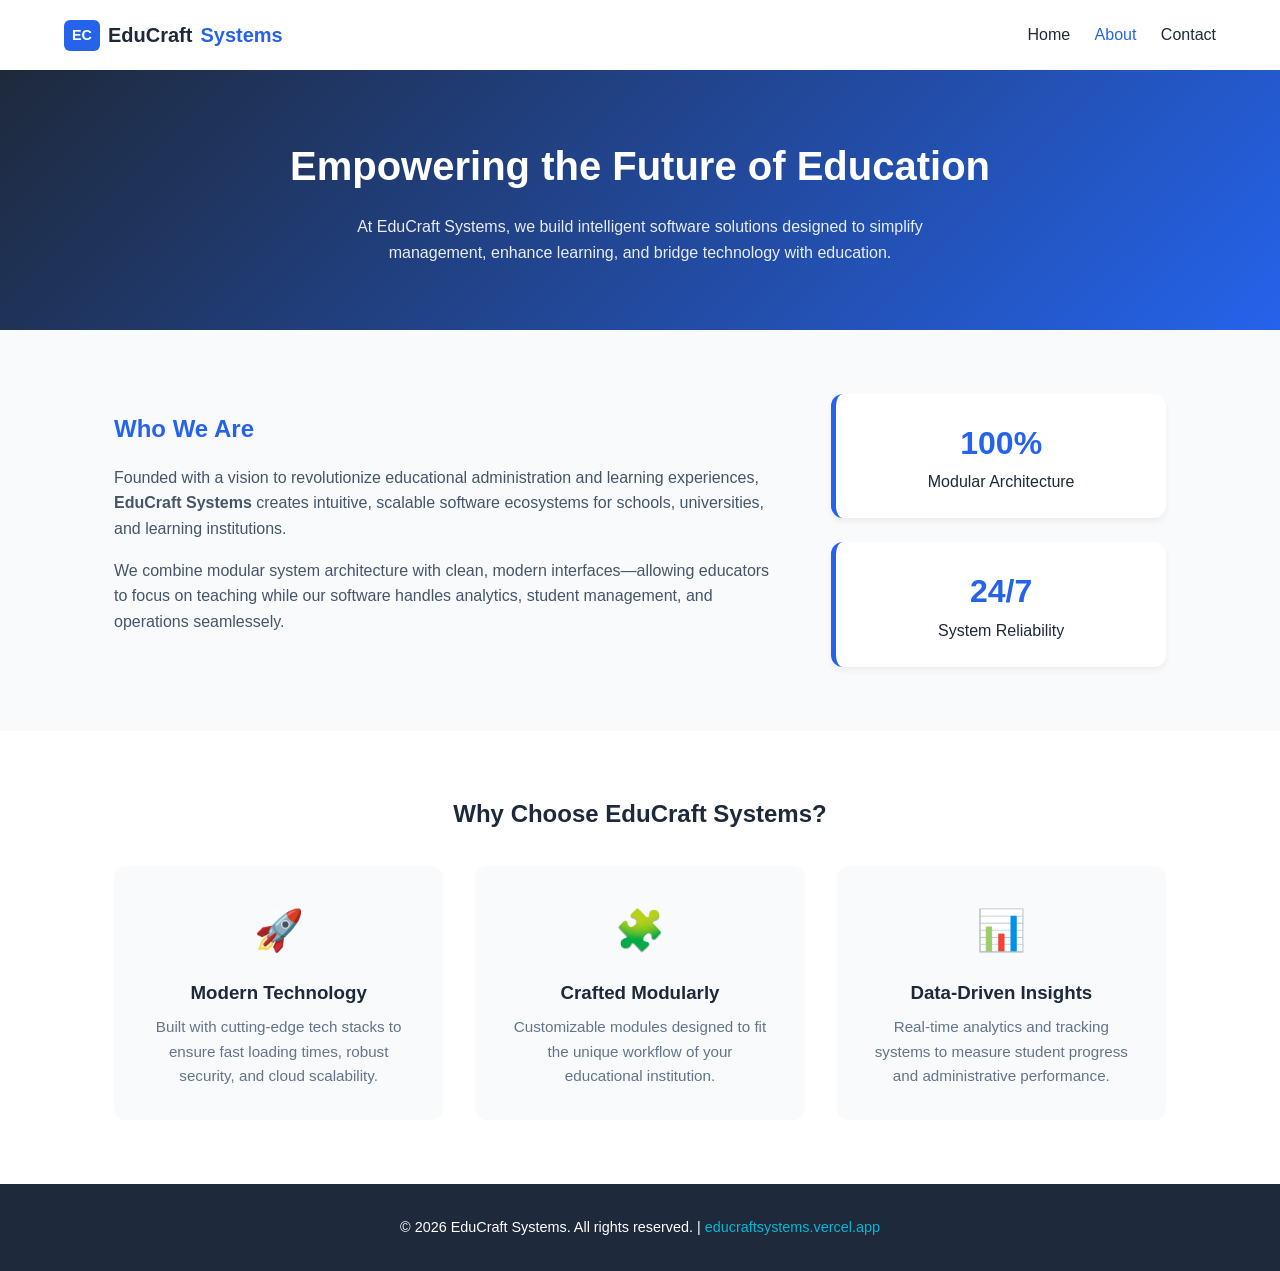
<file: public/about.html>
<!DOCTYPE html>
<html lang="en">
<head>
  <meta charset="UTF-8">
  <meta name="viewport" content="width=device-width, initial-scale=1.0">
  <title>About Us - EduCraft Systems</title>
  <link rel="stylesheet" href="aboutsyle.css">
  <link rel="icon" type="image/svg+xml" href="favicon.svg">
</head>
<body>

  <!-- Navigation -->
  <header class="navbar">
    <div class="logo">
      <span class="logo-badge">EC</span> EduCraft <span style="color:var(--ec-blue)">Systems</span>
    </div>
    <nav>
      <a href="/">Home</a>
      <a href="/about" class="active">About</a>
      <a href="/contact">Contact</a>
    </nav>
  </header>

  <!-- Hero Section -->
  <section class="hero-about">
    <h1>Empowering the Future of Education</h1>
    <p>At EduCraft Systems, we build intelligent software solutions designed to simplify management, enhance learning, and bridge technology with education.</p>
  </section>

  <!-- Main Content Section -->
  <section class="container">
    <div class="about-grid">
      <div class="about-text">
        <h2>Who We Are</h2>
        <p>Founded with a vision to revolutionize educational administration and learning experiences, <strong>EduCraft Systems</strong> creates intuitive, scalable software ecosystems for schools, universities, and learning institutions.</p>
        <p>We combine modular system architecture with clean, modern interfaces—allowing educators to focus on teaching while our software handles analytics, student management, and operations seamlessely.</p>
      </div>
      <div class="about-stats">
        <div class="stat-card">
          <h3>100%</h3>
          <p>Modular Architecture</p>
        </div>
        <div class="stat-card">
          <h3>24/7</h3>
          <p>System Reliability</p>
        </div>
      </div>
    </div>
  </section>

  <!-- Core Values / Features -->
  <section class="features-section">
    <div class="container">
      <h2 style="text-align: center; margin-bottom: 2rem;">Why Choose EduCraft Systems?</h2>
      <div class="feature-cards">
        
        <div class="card">
          <div class="icon">🚀</div>
          <h3>Modern Technology</h3>
          <p>Built with cutting-edge tech stacks to ensure fast loading times, robust security, and cloud scalability.</p>
        </div>

        <div class="card">
          <div class="icon">🧩</div>
          <h3>Crafted Modularly</h3>
          <p>Customizable modules designed to fit the unique workflow of your educational institution.</p>
        </div>

        <div class="card">
          <div class="icon">📊</div>
          <h3>Data-Driven Insights</h3>
          <p>Real-time analytics and tracking systems to measure student progress and administrative performance.</p>
        </div>

      </div>
    </div>
  </section>

  <!-- Footer -->
  <footer>
    <p>© 2026 EduCraft Systems. All rights reserved. | <a href="https://educraftsystems.vercel.app" target="_blank">educraftsystems.vercel.app</a></p>
  </footer>

</body>
</html>
</file>
<file: public/aboutsyle.css>
:root {
  --ec-blue: #2563EB;
  --ec-dark: #1E293B;
  --ec-light: #F8FAFC;
  --ec-accent: #06B6D4;
}

* {
  box-sizing: border-box;
  margin: 0;
  padding: 0;
  font-family: 'Segoe UI', Tahoma, Geneva, Verdana, sans-serif;
}

body {
  background-color: var(--ec-light);
  color: var(--ec-dark);
  line-height: 1.6;
}

/* Navigation */
.navbar {
  display: flex;
  justify-content: space-between;
  align-items: center;
  padding: 1.2rem 5%;
  background-color: #ffffff;
  box-shadow: 0 2px 10px rgba(0,0,0,0.05);
}

.logo {
  font-size: 1.25rem;
  font-weight: bold;
  display: flex;
  align-items: center;
  gap: 8px;
}

.logo-badge {
  background-color: var(--ec-blue);
  color: white;
  padding: 4px 8px;
  border-radius: 6px;
  font-size: 0.9rem;
}

nav a {
  margin-left: 20px;
  text-decoration: none;
  color: var(--ec-dark);
  font-weight: 500;
}

nav a.active {
  color: var(--ec-blue);
}

/* Hero */
.hero-about {
  text-align: center;
  padding: 4rem 1rem;
  background: linear-gradient(135deg, #1e293b 0%, #2563eb 100%);
  color: white;
}

.hero-about h1 {
  font-size: 2.5rem;
  margin-bottom: 1rem;
}

.hero-about p {
  max-width: 600px;
  margin: 0 auto;
  opacity: 0.9;
}

/* Layout Container */
.container {
  max-width: 1100px;
  margin: 0 auto;
  padding: 4rem 1.5rem;
}

.about-grid {
  display: grid;
  grid-template-columns: 2fr 1fr;
  gap: 3rem;
  align-items: center;
}

.about-text h2 {
  margin-bottom: 1rem;
  color: var(--ec-blue);
}

.about-text p {
  margin-bottom: 1rem;
  color: #475569;
}

.about-stats {
  display: flex;
  flex-direction: column;
  gap: 1.5rem;
}

.stat-card {
  background: white;
  padding: 1.5rem;
  border-radius: 12px;
  border-left: 5px solid var(--ec-blue);
  box-shadow: 0 4px 6px rgba(0,0,0,0.05);
  text-align: center;
}

.stat-card h3 {
  font-size: 2rem;
  color: var(--ec-blue);
}

/* Feature Cards */
.features-section {
  background-color: #ffffff;
}

.feature-cards {
  display: grid;
  grid-template-columns: repeat(auto-fit, minmax(280px, 1fr));
  gap: 2rem;
}

.card {
  padding: 2rem;
  background: var(--ec-light);
  border-radius: 12px;
  text-align: center;
  transition: transform 0.2s ease;
}

.card:hover {
  transform: translateY(-5px);
}

.card .icon {
  font-size: 2.5rem;
  margin-bottom: 1rem;
}

.card h3 {
  margin-bottom: 0.5rem;
}

.card p {
  color: #64748b;
  font-size: 0.95rem;
}

/* Footer */
footer {
  text-align: center;
  padding: 2rem;
  background-color: var(--ec-dark);
  color: white;
  font-size: 0.9rem;
}

footer a {
  color: var(--ec-accent);
  text-decoration: none;
}

/* Mobile Responsiveness */
@media (max-width: 768px) {
  .about-grid {
    grid-template-columns: 1fr;
  }
}
</file>
